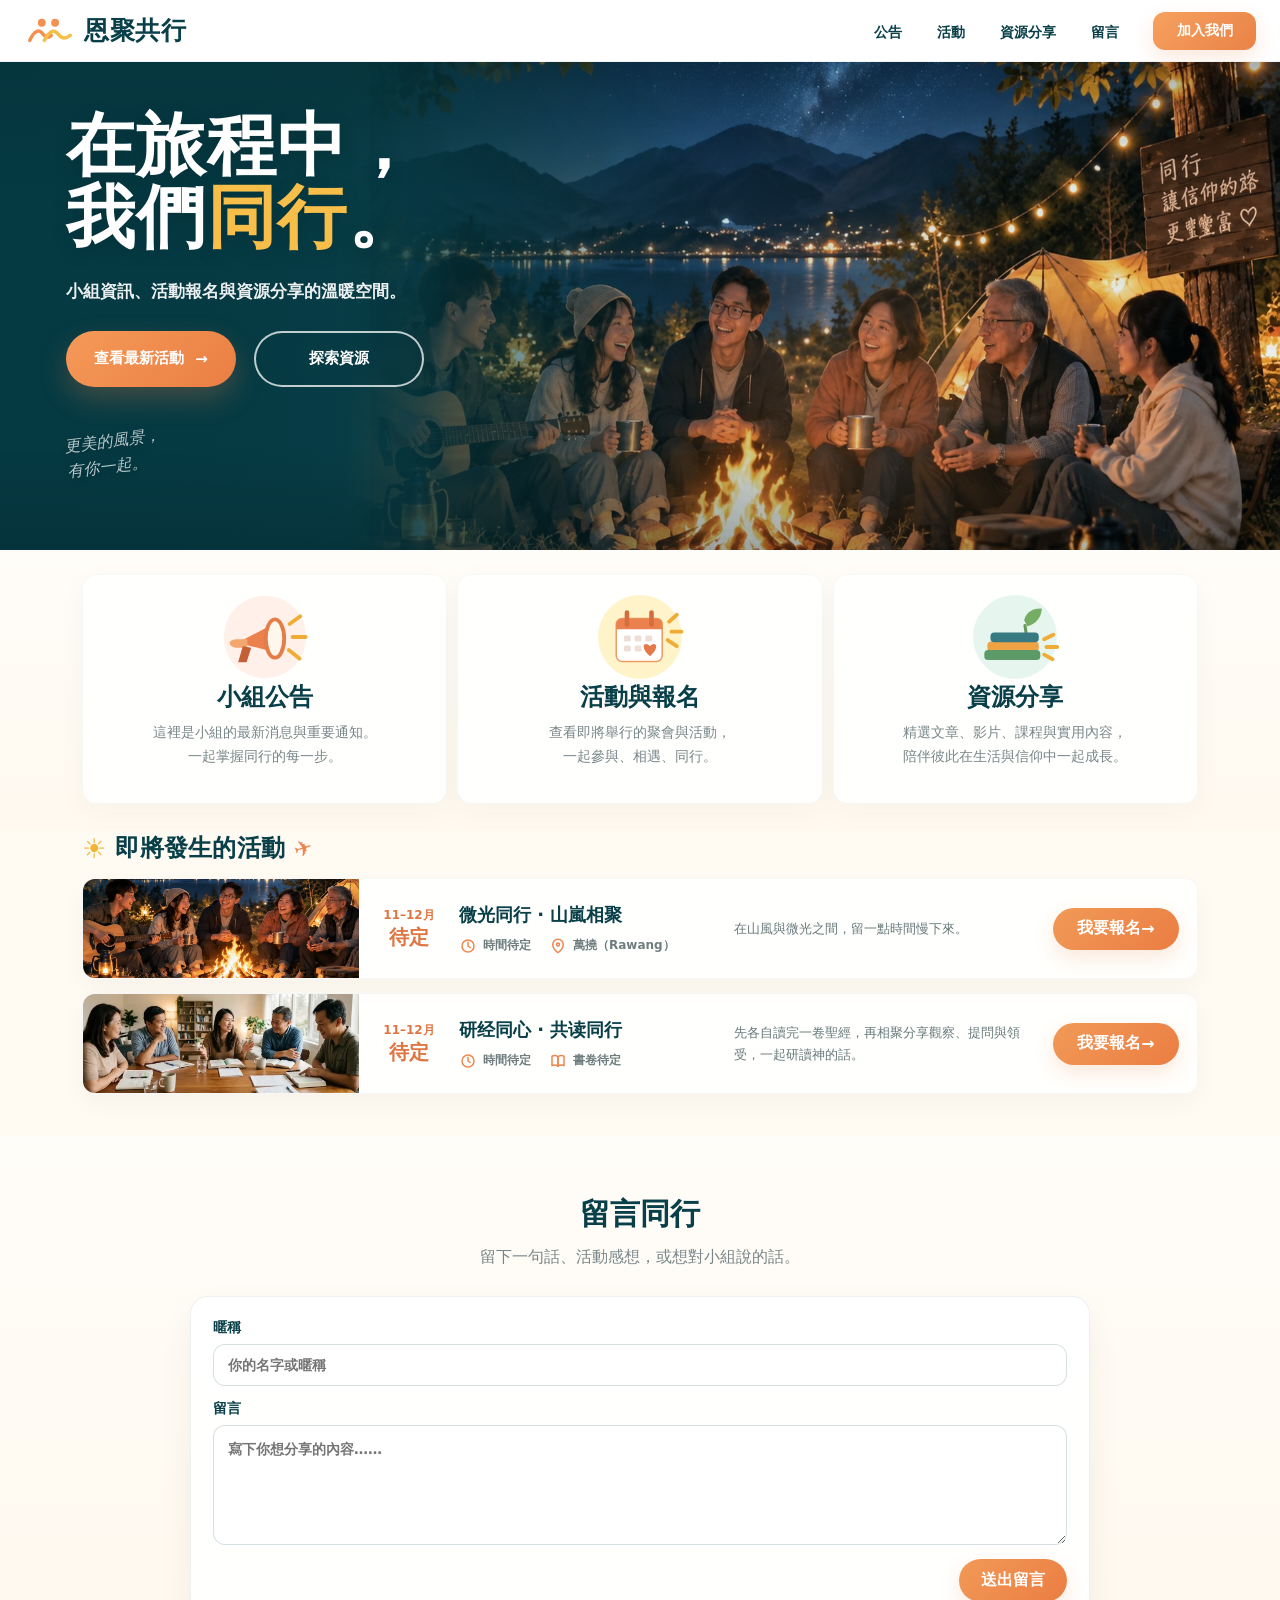
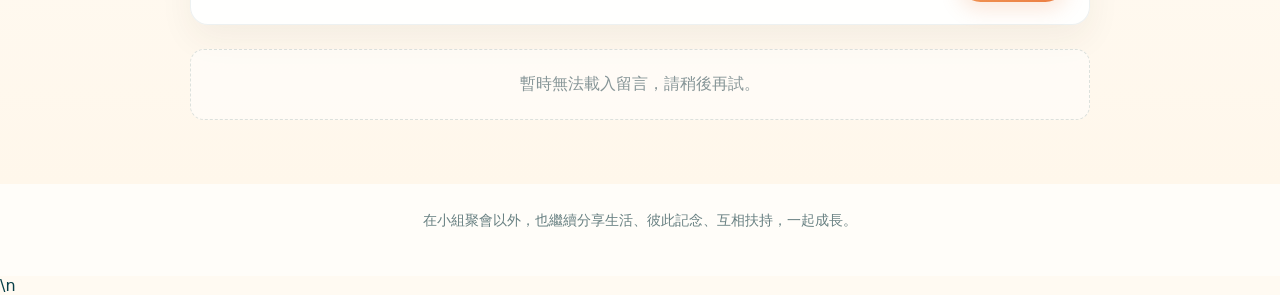
<file: index.html>
<!doctype html>
<html lang="zh-Hant">
<head>
  <meta charset="utf-8">
  <meta name="viewport" content="width=device-width, initial-scale=1">
  <meta name="theme-color" content="#fffaf2">
  <title>恩聚共行</title>
  <link rel="stylesheet" href="style.css">
  <link rel="stylesheet" href="comments.css">
</head>
<body>
  <header class="topbar">
    <div class="nav-shell">
      <a class="brand" href="#top" aria-label="恩聚共行 首頁">
        <svg class="brand-mark" viewBox="0 0 82 48" aria-hidden="true">
          <circle cx="28" cy="11" r="6.2"></circle>
          <circle cx="49" cy="11" r="6.2"></circle>
          <path d="M9 39C17 22 24 21 30 29C34 34 38 36 43 31"></path>
          <path d="M32 39C41 22 48 21 55 30C60 36 65 37 73 31"></path>
        </svg>
        <span>恩聚共行</span>
      </a>

      <nav class="main-nav" aria-label="主要導覽">
        <a href="#announcements">公告</a>
        <a href="#events">活動</a>
        <a href="#resources">資源分享</a>
        <a href="#comments">留言</a>
        <a class="join-btn" href="#connect">加入我們</a>
      </nav>

      <button class="menu-btn" type="button" aria-expanded="false" aria-label="開啟選單">
        <span></span><span></span><span></span>
      </button>
    </div>
  </header>

  <main id="top">
    <section class="hero" aria-labelledby="hero-title">
      <div class="hero-content">
        <h1 id="hero-title">在旅程中，<br>我們<span>同行</span>。</h1>
        <p>小組資訊、活動報名與資源分享的溫暖空間。</p>

        <div class="hero-actions">
          <a class="btn btn-primary" href="#events">查看最新活動 <span>→</span></a>
          <a class="btn btn-outline" href="#resources">探索資源</a>
        </div>

        <p class="hero-note">更美的風景，<br>有你一起。</p>
      </div>
    </section>

    <section class="feature-section" aria-label="主要功能">
      <div class="feature-grid">
        <article class="feature-card" id="announcements" tabindex="0">
          <div class="icon-stage icon-stage-peach" aria-hidden="true">
            <svg class="feature-icon megaphone" viewBox="0 0 120 90">
              <path class="icon-main" d="M31 49L69 29V64L31 54Z"></path>
              <path class="icon-light" d="M25 48H37V59H25C18 59 14 56 14 53C14 50 18 48 25 48Z"></path>
              <path class="icon-dark" d="M31 57L42 59L36 78H25Z"></path>
              <ellipse class="icon-ring" cx="73" cy="47" rx="12" ry="25"></ellipse>
              <path class="ray" d="M92 28L106 18M96 45H113M91 62L105 73"></path>
            </svg>
          </div>
          <h2>小組公告</h2>
          <p>這裡是小組的最新消息與重要通知。<br>一起掌握同行的每一步。</p>
        </article>

        <article class="feature-card" id="events" tabindex="0">
          <div class="icon-stage icon-stage-yellow" aria-hidden="true">
            <svg class="feature-icon calendar" viewBox="0 0 120 90">
              <rect class="icon-paper" x="29" y="21" width="60" height="56" rx="8"></rect>
              <path class="icon-main" d="M29 35H89V27C89 23 86 21 82 21H36C32 21 29 24 29 28Z"></path>
              <path class="ring" d="M43 13V29M75 13V29"></path>
              <g class="calendar-grid">
                <rect x="39" y="43" width="9" height="8" rx="2"></rect>
                <rect x="53" y="43" width="9" height="8" rx="2"></rect>
                <rect x="67" y="43" width="9" height="8" rx="2"></rect>
                <rect x="39" y="56" width="9" height="8" rx="2"></rect>
                <rect x="53" y="56" width="9" height="8" rx="2"></rect>
              </g>
              <path class="heart" d="M73 57C67 50 58 57 73 70C88 57 79 50 73 57Z"></path>
              <path class="ray" d="M98 25L108 16M101 38H114M96 49L108 57"></path>
            </svg>
          </div>
          <h2>活動與報名</h2>
          <p>查看即將舉行的聚會與活動，<br>一起參與、相遇、同行。</p>
        </article>

        <article class="feature-card" id="resources" tabindex="0">
          <div class="icon-stage icon-stage-mint" aria-hidden="true">
            <svg class="feature-icon books" viewBox="0 0 120 90">
              <path class="leaf" d="M72 23C75 10 88 7 95 8C94 19 88 28 76 31Z"></path>
              <path class="stem" d="M73 30C74 37 75 41 75 47"></path>
              <rect class="book book-one" x="24" y="51" width="67" height="13" rx="5"></rect>
              <rect class="book book-two" x="20" y="62" width="73" height="13" rx="5"></rect>
              <rect class="book book-three" x="28" y="39" width="63" height="13" rx="5"></rect>
              <path class="ray" d="M98 48L110 42M101 58H115M98 68L109 74"></path>
            </svg>
          </div>
          <h2>資源分享</h2>
          <p>精選文章、影片、課程與實用內容，<br>陪伴彼此在生活與信仰中一起成長。</p>
        </article>
      </div>
    </section>

    <section class="upcoming" aria-labelledby="upcoming-title">
      <div class="section-title-row">
        <h2 id="upcoming-title">
          <span class="sun-icon" aria-hidden="true">☀</span>
          即將發生的活動
          <span class="paper-plane" aria-hidden="true">✈</span>
        </h2>
      </div>

      <article class="event-card">
        <div class="event-image" role="img" aria-label="活動示意圖"></div>

        <div class="event-date">
          <span>11–12月</span>
          <strong>待定</strong>
        </div>

        <div class="event-main">
          <h3>微光同行 · 山嵐相聚</h3>
          <div class="event-meta">
            <span>
              <svg viewBox="0 0 24 24" aria-hidden="true"><circle cx="12" cy="12" r="8"></circle><path d="M12 7V12L15 14"></path></svg>
              時間待定
            </span>
            <span>
              <svg viewBox="0 0 24 24" aria-hidden="true"><path d="M12 21S5 15.8 5 10A7 7 0 0 1 19 10C19 15.8 12 21 12 21Z"></path><circle cx="12" cy="10" r="2"></circle></svg>
              萬撓（Rawang）
            </span>
          </div>
        </div>

        <p class="event-copy">在山風與微光之間，留一點時間慢下來。</p>

        <a class="register-btn" href="pages/chapter1.html">我要報名 <span>→</span></a>
      </article>

      <article class="event-card">
        <div class="event-image bible-study-image" role="img" aria-label="研经同心圣经研读活动示意图"></div>

        <div class="event-date">
          <span>11–12月</span>
          <strong>待定</strong>
        </div>

        <div class="event-main">
          <h3>研经同心 · 共读同行</h3>
          <div class="event-meta">
            <span>
              <svg viewBox="0 0 24 24" aria-hidden="true"><circle cx="12" cy="12" r="8"></circle><path d="M12 7V12L15 14"></path></svg>
              時間待定
            </span>
            <span>
              <svg viewBox="0 0 24 24" aria-hidden="true"><path d="M4 5.5C7 4 9.7 4.4 12 6.3V19C9.7 17.1 7 16.7 4 18.2Z"></path><path d="M20 5.5C17 4 14.3 4.4 12 6.3V19C14.3 17.1 17 16.7 20 18.2Z"></path></svg>
              書卷待定
            </span>
          </div>
        </div>

        <p class="event-copy">先各自讀完一卷聖經，再相聚分享觀察、提問與領受，一起研讀神的話。</p>

        <a class="register-btn" href="pages/bible-study.html">我要報名 <span>→</span></a>
      </article>
    </section>

    <section class="comments-section" id="comments" aria-labelledby="comments-title">
      <div class="comments-shell">
        <div class="comments-heading">
          <h2 id="comments-title">留言同行</h2>
          <p>留下一句話、活動感想，或想對小組說的話。</p>
        </div>

        <form class="comments-form" id="comments-form">
          <label>
            暱稱
            <input type="text" name="name" maxlength="20" autocomplete="nickname" placeholder="你的名字或暱稱" required>
          </label>

          <label>
            留言
            <textarea name="message" maxlength="300" placeholder="寫下你想分享的內容……" required></textarea>
          </label>

          <div class="comments-form-footer">
            <p class="comments-status" id="comments-status" aria-live="polite"></p>
            <button class="comments-submit" id="comments-submit" type="submit">送出留言</button>
          </div>
        </form>

        <div class="comments-list" id="comments-list" aria-live="polite">
          <p class="comments-empty">正在載入留言……</p>
        </div>
      </div>
    </section>

    <section class="connect" id="connect" aria-label="連結">
      <p>在小組聚會以外，也繼續分享生活、彼此記念、互相扶持，一起成長。</p>
    </section>
  </main>

  <script src="app.js"></script>
  <script src="comments.js"></script>
  <!-- pages-refresh-20261101 -->
  <!-- pages-refresh-bible-banner-20261101 -->
  <script src="bible-study-banner.js?v=hd-20261101"></script>\n</body>
</html>
</file>
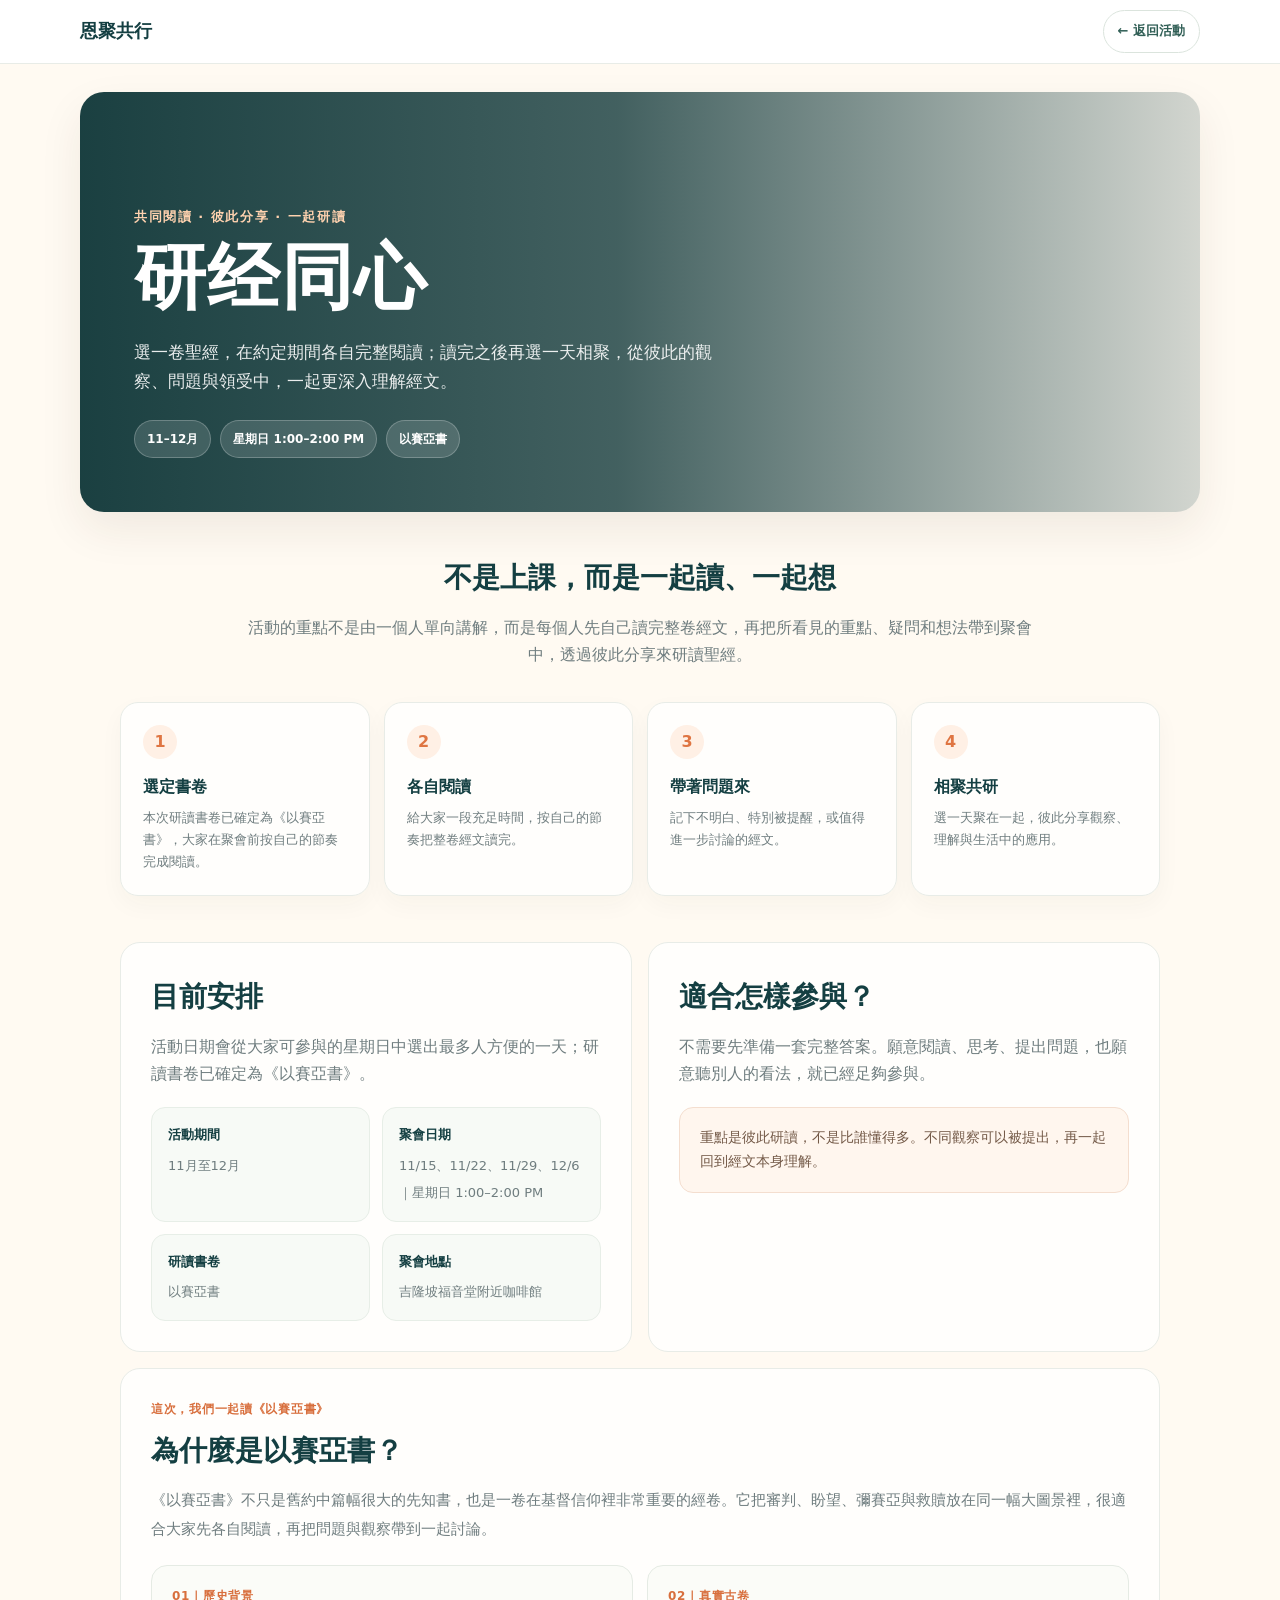
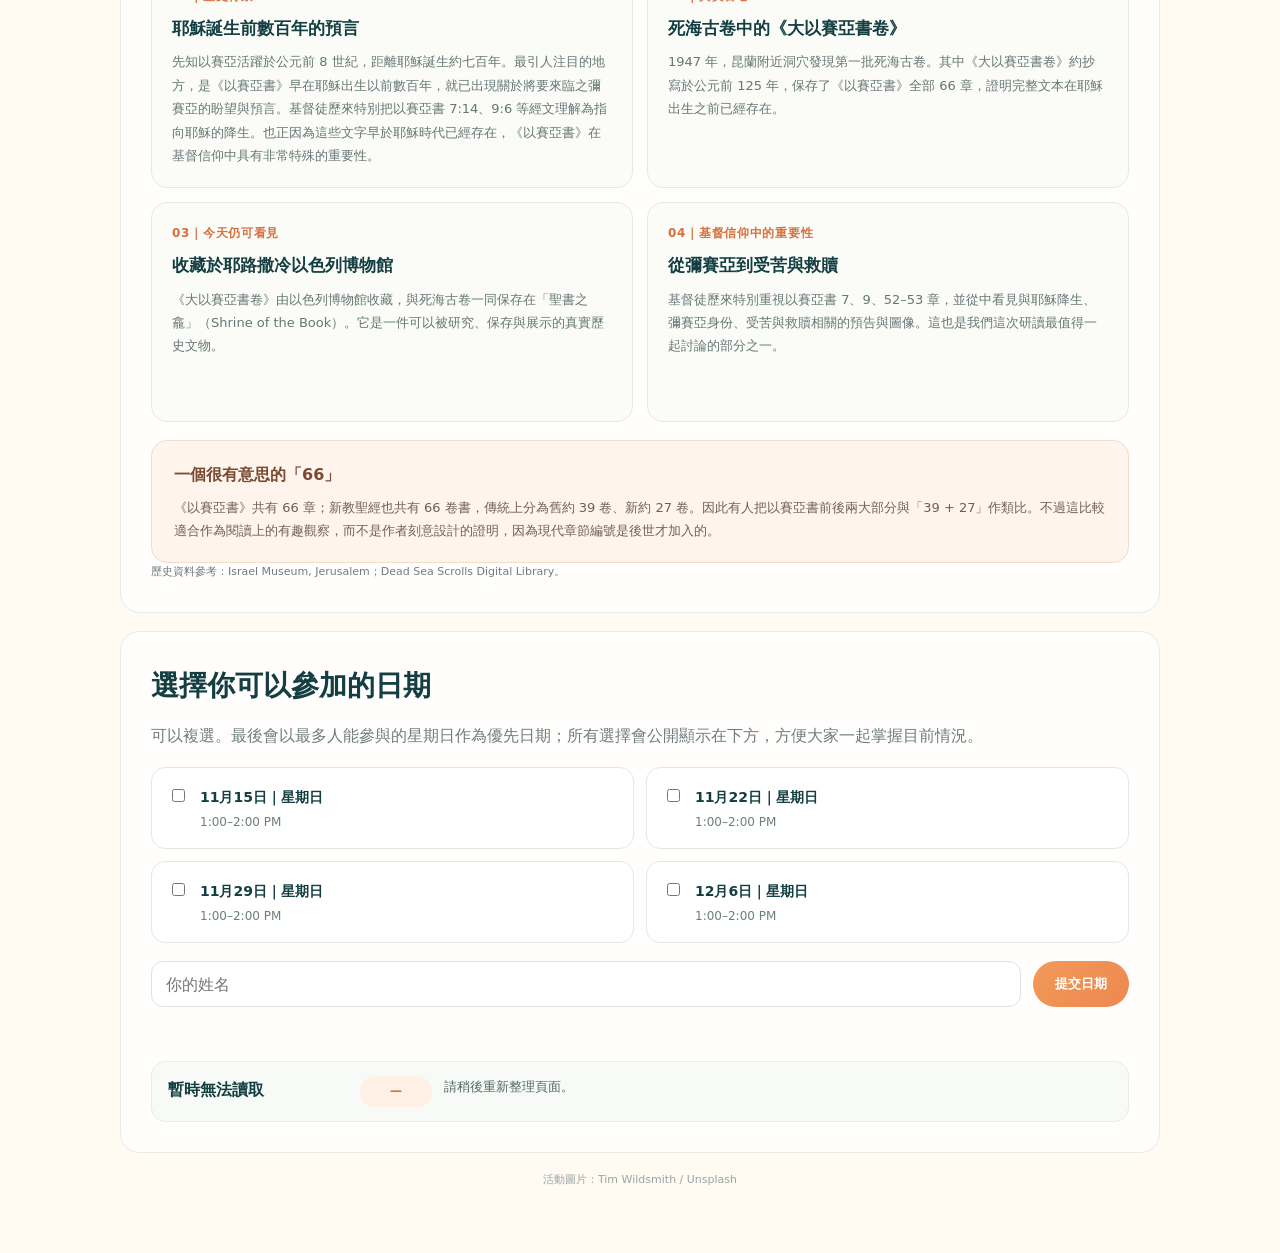
<file: pages/bible-study.html>
<!doctype html>
<html lang="zh-Hant">
<head>
  <meta charset="utf-8">
  <meta name="viewport" content="width=device-width, initial-scale=1">
  <meta name="theme-color" content="#fffaf2">
  <title>研经同心｜恩聚共行</title>
  <style>
    :root{
      --cream:#fffaf2;--paper:#fffdf9;--green:#143f42;--green-2:#315f56;
      --muted:#6f7d7f;--line:#e8ece7;--orange:#ee874f;--orange-2:#f19a58;
    }
    *{box-sizing:border-box}
    body{margin:0;background:var(--cream);color:#223d3d;font-family:"Noto Sans TC","PingFang TC","Microsoft JhengHei",system-ui,sans-serif;line-height:1.7}
    a{text-decoration:none;color:inherit}
    .topbar{height:64px;background:rgba(255,255,255,.95);border-bottom:1px solid var(--line);display:flex;align-items:center;position:sticky;top:0;z-index:20}
    .nav{width:min(1120px,calc(100% - 32px));margin:auto;display:flex;align-items:center;justify-content:space-between;gap:18px}
    .brand{font-weight:900;color:var(--green);font-size:18px}
    .back{font-size:13px;font-weight:800;color:var(--green-2);padding:9px 14px;border:1px solid #dbe4dd;border-radius:999px;background:#fff}
    .hero{width:min(1120px,calc(100% - 32px));margin:28px auto 0;min-height:420px;border-radius:24px;overflow:hidden;position:relative;display:flex;align-items:flex-end;
      background:
        linear-gradient(90deg,rgba(7,48,50,.92) 0%,rgba(7,48,50,.76) 48%,rgba(7,48,50,.18) 100%),
        url("https://images.unsplash.com/photo-1674953477965-9fba0d354246?auto=format&fit=crop&w=1600&q=84") center 54%/cover no-repeat;
      box-shadow:0 18px 44px rgba(64,43,23,.08)}
    .hero-copy{padding:54px;max-width:690px;color:#fff}
    .eyebrow{margin:0 0 12px;font-size:13px;font-weight:900;letter-spacing:.12em;color:#ffd2af}
    h1{margin:0;font-size:clamp(42px,6vw,72px);line-height:1.05;letter-spacing:.02em}
    .lead{margin:22px 0 0;max-width:650px;font-size:17px;color:rgba(255,255,255,.9)}
    .chips{display:flex;gap:9px;flex-wrap:wrap;margin-top:24px}
    .chip{padding:8px 12px;border-radius:999px;background:rgba(255,255,255,.14);border:1px solid rgba(255,255,255,.23);font-size:12px;font-weight:800}
    .shell{width:min(1040px,calc(100% - 32px));margin:42px auto 64px}
    .intro{text-align:center;max-width:800px;margin:0 auto 34px}
    .intro h2,.section h2{margin:0 0 12px;color:var(--green);font-size:28px}
    .intro p,.section p{margin:0;color:var(--muted)}
    .steps{display:grid;grid-template-columns:repeat(4,1fr);gap:14px;margin:28px 0 46px}
    .step{background:rgba(255,255,255,.82);border:1px solid var(--line);border-radius:18px;padding:22px;box-shadow:0 9px 24px rgba(54,43,27,.035)}
    .step-num{width:34px;height:34px;border-radius:50%;display:grid;place-items:center;background:#fff0e5;color:#df7542;font-weight:900;margin-bottom:14px}
    .step h3{margin:0 0 7px;color:var(--green);font-size:16px}
    .step p{margin:0;color:var(--muted);font-size:13px}
    .section{background:rgba(255,255,255,.78);border:1px solid var(--line);border-radius:20px;padding:30px;margin-bottom:16px}
    .two-col{display:grid;grid-template-columns:1fr 1fr;gap:16px}
    .facts{display:grid;grid-template-columns:repeat(2,1fr);gap:12px;margin-top:20px}
    .fact{padding:16px;border-radius:14px;background:#f7faf6;border:1px solid #e7eee7}
    .fact strong{display:block;color:var(--green);font-size:13px;margin-bottom:4px}
    .fact span{color:var(--muted);font-size:13px}
    .note{margin-top:20px;padding:18px 20px;border-radius:14px;background:#fff6ee;border:1px solid #f4decf;color:#735947;font-size:14px}
    .cta{margin-top:28px;padding:32px;border-radius:22px;background:var(--green);color:#fff;text-align:center}
    .cta h2{margin:0 0 10px;font-size:28px}
    .cta p{margin:0 auto 20px;max-width:700px;color:rgba(255,255,255,.8)}
    .cta-btn{display:inline-flex;align-items:center;justify-content:center;min-width:150px;height:46px;border-radius:999px;background:linear-gradient(135deg,var(--orange-2),var(--orange));color:#fff;font-weight:900;box-shadow:0 8px 20px rgba(235,125,66,.22)}
    .credit{text-align:center;margin-top:18px;font-size:11px;color:#9aa5a3}
    @media(max-width:800px){
      .hero{min-height:500px;background-position:62% center}.hero-copy{padding:34px 26px}
      .steps{grid-template-columns:1fr 1fr}.two-col{grid-template-columns:1fr}
    }
    @media(max-width:520px){
      .steps,.facts{grid-template-columns:1fr}.hero{min-height:520px}.hero-copy{padding:30px 22px}
      .section{padding:22px}.shell{margin-top:28px}
    }

    .availability{margin-top:16px}
    .availability-grid{display:grid;grid-template-columns:repeat(2,1fr);gap:12px;margin-top:18px}
    .date-option{display:flex;align-items:flex-start;gap:12px;padding:16px;border:1px solid #e2e9e4;border-radius:14px;background:#fff;cursor:pointer}
    .date-option input{margin-top:5px;accent-color:var(--orange)}
    .date-option strong{display:block;color:var(--green);font-size:14px}
    .date-option span{display:block;color:var(--muted);font-size:12px;margin-top:2px}
    .form-row{display:grid;grid-template-columns:1fr auto;gap:12px;margin-top:18px}
    .form-row input{width:100%;height:46px;border:1px solid #dbe4dd;border-radius:12px;padding:0 14px;font:inherit;background:#fff;color:var(--green)}
    .submit-btn{height:46px;border:0;border-radius:999px;padding:0 22px;background:linear-gradient(135deg,var(--orange-2),var(--orange));color:#fff;font-weight:900;cursor:pointer}
    .form-status{min-height:22px;margin-top:10px;font-size:13px;color:var(--muted)}
    .results{margin-top:22px;display:grid;gap:10px}
    .result-row{display:grid;grid-template-columns:180px 72px 1fr;gap:12px;align-items:start;padding:14px 16px;border-radius:14px;background:#f7faf6;border:1px solid #e7eee7}
    .result-date{font-weight:900;color:var(--green)}
    .result-count{font-size:12px;font-weight:900;color:#d56d3f;background:#fff0e5;border-radius:999px;padding:5px 9px;text-align:center}
    .result-names{font-size:13px;color:#526868}
    @media(max-width:700px){
      .availability-grid{grid-template-columns:1fr}
      .form-row{grid-template-columns:1fr}
      .result-row{grid-template-columns:1fr}
      .result-count{width:max-content}
    }


    .isaiah-intro{margin-bottom:18px}
    .isaiah-lead{font-size:15px;line-height:1.9;color:#536767;margin-top:8px}
    .isaiah-grid{display:grid;grid-template-columns:repeat(2,1fr);gap:14px;margin-top:22px}
    .isaiah-card{
      position:relative;
      overflow:hidden;
      padding:20px;
      border-radius:16px;
      border:1px solid #e5ebe4;
      min-height:220px;
      background-color:#fbfcf8;
      background-size:cover;
      background-position:center;
      background-repeat:no-repeat;
    }
    .isaiah-card.card-history{
      background-image:
        linear-gradient(90deg,rgba(251,252,248,.76) 0%,rgba(251,252,248,.58) 58%,rgba(251,252,248,.36) 100%),
        url("https://commons.wikimedia.org/wiki/Special:Redirect/file/120.The_Prophet_Isaiah.jpg?width=1200");
    }
    .isaiah-card.card-scroll{
      background-image:
        linear-gradient(90deg,rgba(251,252,248,.78) 0%,rgba(251,252,248,.60) 58%,rgba(251,252,248,.38) 100%),
        url("https://commons.wikimedia.org/wiki/Special:Redirect/file/Great_Isaiah_Scroll.jpg?width=1400");
    }
    .isaiah-card.card-museum{
      background-image:
        linear-gradient(90deg,rgba(251,252,248,.76) 0%,rgba(251,252,248,.58) 58%,rgba(251,252,248,.36) 100%),
        url("https://commons.wikimedia.org/wiki/Special:Redirect/file/Shrine_of_the_Book%2C_Jerusalem.jpg?width=1200");
    }
    .isaiah-card.card-redemption{
      background-image:
        linear-gradient(90deg,rgba(251,252,248,.76) 0%,rgba(251,252,248,.56) 58%,rgba(251,252,248,.34) 100%),
        url("https://commons.wikimedia.org/wiki/Special:Redirect/file/Cross_in_sunset.jpg?width=1200");
    }
    .isaiah-kicker{display:block;margin-bottom:7px;font-size:12px;font-weight:900;letter-spacing:.06em;color:#d86f3d}
    .isaiah-card h3{margin:0 0 8px;color:var(--green);font-size:17px}
    .isaiah-card p{margin:0;color:#657676;font-size:13px;line-height:1.8}
    .isaiah-highlight{margin-top:18px;padding:20px 22px;border-radius:16px;background:#fff5ec;border:1px solid #f2dccb}
    .isaiah-highlight strong{display:block;color:#7a4b32;margin-bottom:7px}
    .isaiah-highlight p{margin:0;color:#725f54;font-size:13px;line-height:1.8}
    .isaiah-source{margin-top:14px;font-size:11px;color:#98a29f}
    @media(max-width:700px){.isaiah-grid{grid-template-columns:1fr}}

  </style>
</head>
<body>
  <header class="topbar">
    <div class="nav">
      <a class="brand" href="../index.html">恩聚共行</a>
      <a class="back" href="../index.html#events">← 返回活動</a>
    </div>
  </header>

  <main>
    <section class="hero">
      <div class="hero-copy">
        <p class="eyebrow">共同閱讀 · 彼此分享 · 一起研讀</p>
        <h1>研经同心</h1>
        <p class="lead">選一卷聖經，在約定期間各自完整閱讀；讀完之後再選一天相聚，從彼此的觀察、問題與領受中，一起更深入理解經文。</p>
        <div class="chips">
          <span class="chip">11–12月</span>
          <span class="chip">星期日 1:00–2:00 PM</span>
          <span class="chip">以賽亞書</span>
        </div>
      </div>
    </section>

    <div class="shell">
      <section class="intro">
        <h2>不是上課，而是一起讀、一起想</h2>
        <p>活動的重點不是由一個人單向講解，而是每個人先自己讀完整卷經文，再把所看見的重點、疑問和想法帶到聚會中，透過彼此分享來研讀聖經。</p>
      </section>

      <section class="steps" aria-label="活動流程">
        <article class="step">
          <div class="step-num">1</div>
          <h3>選定書卷</h3>
          <p>本次研讀書卷已確定為《以賽亞書》，大家在聚會前按自己的節奏完成閱讀。</p>
        </article>
        <article class="step">
          <div class="step-num">2</div>
          <h3>各自閱讀</h3>
          <p>給大家一段充足時間，按自己的節奏把整卷經文讀完。</p>
        </article>
        <article class="step">
          <div class="step-num">3</div>
          <h3>帶著問題來</h3>
          <p>記下不明白、特別被提醒，或值得進一步討論的經文。</p>
        </article>
        <article class="step">
          <div class="step-num">4</div>
          <h3>相聚共研</h3>
          <p>選一天聚在一起，彼此分享觀察、理解與生活中的應用。</p>
        </article>
      </section>

      <div class="two-col">
        <section class="section">
          <h2>目前安排</h2>
          <p>活動日期會從大家可參與的星期日中選出最多人方便的一天；研讀書卷已確定為《以賽亞書》。</p>
          <div class="facts">
            <div class="fact"><strong>活動期間</strong><span>11月至12月</span></div>
            <div class="fact"><strong>聚會日期</strong><span>11/15、11/22、11/29、12/6｜星期日 1:00–2:00 PM</span></div>
            <div class="fact"><strong>研讀書卷</strong><span>以賽亞書</span></div>
            <div class="fact"><strong>聚會地點</strong><span>吉隆坡福音堂附近咖啡館</span></div>
          </div>
        </section>

        <section class="section">
          <h2>適合怎樣參與？</h2>
          <p>不需要先準備一套完整答案。願意閱讀、思考、提出問題，也願意聽別人的看法，就已經足夠參與。</p>
          <div class="note">重點是彼此研讀，不是比誰懂得多。不同觀察可以被提出，再一起回到經文本身理解。</div>
        </section>
      </div>

      <section class="section isaiah-intro" aria-labelledby="isaiah-title">
        <span class="isaiah-kicker">這次，我們一起讀《以賽亞書》</span>
        <h2 id="isaiah-title">為什麼是以賽亞書？</h2>
        <p class="isaiah-lead">《以賽亞書》不只是舊約中篇幅很大的先知書，也是一卷在基督信仰裡非常重要的經卷。它把審判、盼望、彌賽亞與救贖放在同一幅大圖景裡，很適合大家先各自閱讀，再把問題與觀察帶到一起討論。</p>

        <div class="isaiah-grid">
          <article class="isaiah-card card-history">
            <span class="isaiah-kicker">01｜歷史背景</span>
            <h3>耶穌誕生前數百年的預言</h3>
            <p>先知以賽亞活躍於公元前 8 世紀，距離耶穌誕生約七百年。最引人注目的地方，是《以賽亞書》早在耶穌出生以前數百年，就已出現關於將要來臨之彌賽亞的盼望與預言。基督徒歷來特別把以賽亞書 7:14、9:6 等經文理解為指向耶穌的降生。也正因為這些文字早於耶穌時代已經存在，《以賽亞書》在基督信仰中具有非常特殊的重要性。</p>
          </article>

          <article class="isaiah-card card-scroll">
            <span class="isaiah-kicker">02｜真實古卷</span>
            <h3>死海古卷中的《大以賽亞書卷》</h3>
            <p>1947 年，昆蘭附近洞穴發現第一批死海古卷。其中《大以賽亞書卷》約抄寫於公元前 125 年，保存了《以賽亞書》全部 66 章，證明完整文本在耶穌出生之前已經存在。</p>
          </article>

          <article class="isaiah-card card-museum">
            <span class="isaiah-kicker">03｜今天仍可看見</span>
            <h3>收藏於耶路撒冷以色列博物館</h3>
            <p>《大以賽亞書卷》由以色列博物館收藏，與死海古卷一同保存在「聖書之龕」（Shrine of the Book）。它是一件可以被研究、保存與展示的真實歷史文物。</p>
          </article>

          <article class="isaiah-card card-redemption">
            <span class="isaiah-kicker">04｜基督信仰中的重要性</span>
            <h3>從彌賽亞到受苦與救贖</h3>
            <p>基督徒歷來特別重視以賽亞書 7、9、52–53 章，並從中看見與耶穌降生、彌賽亞身份、受苦與救贖相關的預告與圖像。這也是我們這次研讀最值得一起討論的部分之一。</p>
          </article>
        </div>

        <div class="isaiah-highlight">
          <strong>一個很有意思的「66」</strong>
          <p>《以賽亞書》共有 66 章；新教聖經也共有 66 卷書，傳統上分為舊約 39 卷、新約 27 卷。因此有人把以賽亞書前後兩大部分與「39 + 27」作類比。不過這比較適合作為閱讀上的有趣觀察，而不是作者刻意設計的證明，因為現代章節編號是後世才加入的。</p>
        </div>

        <p class="isaiah-source">歷史資料參考：Israel Museum, Jerusalem；Dead Sea Scrolls Digital Library。</p>
      </section>

      <section class="section availability" id="interest">
        <h2>選擇你可以參加的日期</h2>
        <p>可以複選。最後會以最多人能參與的星期日作為優先日期；所有選擇會公開顯示在下方，方便大家一起掌握目前情況。</p>

        <form id="availabilityForm">
          <div class="availability-grid">
            <label class="date-option">
              <input type="checkbox" name="dates" value="2026-11-15">
              <span><strong>11月15日｜星期日</strong><span>1:00–2:00 PM</span></span>
            </label>
            <label class="date-option">
              <input type="checkbox" name="dates" value="2026-11-22">
              <span><strong>11月22日｜星期日</strong><span>1:00–2:00 PM</span></span>
            </label>
            <label class="date-option">
              <input type="checkbox" name="dates" value="2026-11-29">
              <span><strong>11月29日｜星期日</strong><span>1:00–2:00 PM</span></span>
            </label>
            <label class="date-option">
              <input type="checkbox" name="dates" value="2026-12-06">
              <span><strong>12月6日｜星期日</strong><span>1:00–2:00 PM</span></span>
            </label>
          </div>

          <div class="form-row">
            <input id="participantName" name="name" maxlength="80" required placeholder="你的姓名">
            <button class="submit-btn" type="submit">提交日期</button>
          </div>
          <div class="form-status" id="formStatus" aria-live="polite"></div>
        </form>

        <div class="results" id="availabilityResults" aria-live="polite">
          <div class="result-row">
            <div class="result-date">正在載入</div>
            <div class="result-count">—</div>
            <div class="result-names">讀取大家目前的選擇中…</div>
          </div>
        </div>
      </section>

      <p class="credit">活動圖片：Tim Wildsmith / Unsplash</p>
    </div>
  </main>

  <script>
    (() => {
      const API = 'https://acts-waterfall-test-api-production.up.railway.app';
      const dates = [
        ['2026-11-15', '11月15日｜星期日'],
        ['2026-11-22', '11月22日｜星期日'],
        ['2026-11-29', '11月29日｜星期日'],
        ['2026-12-06', '12月6日｜星期日']
      ];
      const form = document.getElementById('availabilityForm');
      const status = document.getElementById('formStatus');
      const results = document.getElementById('availabilityResults');

      function render(selections) {
        const grouped = Object.fromEntries(dates.map(([key]) => [key, []]));
        for (const item of selections || []) {
          for (const date of item.dates || []) {
            if (grouped[date]) grouped[date].push(item.name);
          }
        }

        results.innerHTML = dates.map(([key, label]) => {
          const names = grouped[key];
          const nameText = names.length ? names.map(name => escapeHtml(name)).join('、') : '目前還沒有人選這一天';
          return `
            <div class="result-row">
              <div class="result-date">${label}<br><span style="font-weight:600;color:#7b8888;font-size:12px">1:00–2:00 PM</span></div>
              <div class="result-count">${names.length} 人</div>
              <div class="result-names">${nameText}</div>
            </div>
          `;
        }).join('');
      }

      function escapeHtml(value) {
        return String(value).replace(/[&<>"']/g, ch => ({
          '&': '&amp;', '<': '&lt;', '>': '&gt;', '"': '&quot;', "'": '&#039;'
        }[ch]));
      }

      async function loadResults() {
        try {
          const response = await fetch(API + '/api/bible-study/availability', { cache: 'no-store' });
          if (!response.ok) throw new Error('load failed');
          const data = await response.json();
          render(data.selections || []);
        } catch {
          results.innerHTML = '<div class="result-row"><div class="result-date">暫時無法讀取</div><div class="result-count">—</div><div class="result-names">請稍後重新整理頁面。</div></div>';
        }
      }

      form.addEventListener('submit', async (event) => {
        event.preventDefault();
        const name = document.getElementById('participantName').value.trim();
        const selected = [...form.querySelectorAll('input[name="dates"]:checked')].map(el => el.value);

        if (!name) {
          status.textContent = '請先填寫姓名。';
          return;
        }
        if (!selected.length) {
          status.textContent = '請至少選擇一個可以參加的星期日。';
          return;
        }

        status.textContent = '正在提交…';
        try {
          const response = await fetch(API + '/api/bible-study/availability', {
            method: 'POST',
            headers: { 'Content-Type': 'application/json' },
            body: JSON.stringify({ name, dates: selected })
          });
          const data = await response.json();
          if (!response.ok) throw new Error(data.error || '提交失敗');
          status.textContent = '已記錄。你可以再次提交同一姓名來更新日期。';
          await loadResults();
        } catch (error) {
          status.textContent = error.message || '提交失敗，請稍後再試。';
        }
      });

      loadResults();
    })();
  </script>

</body>
</html>
</file>
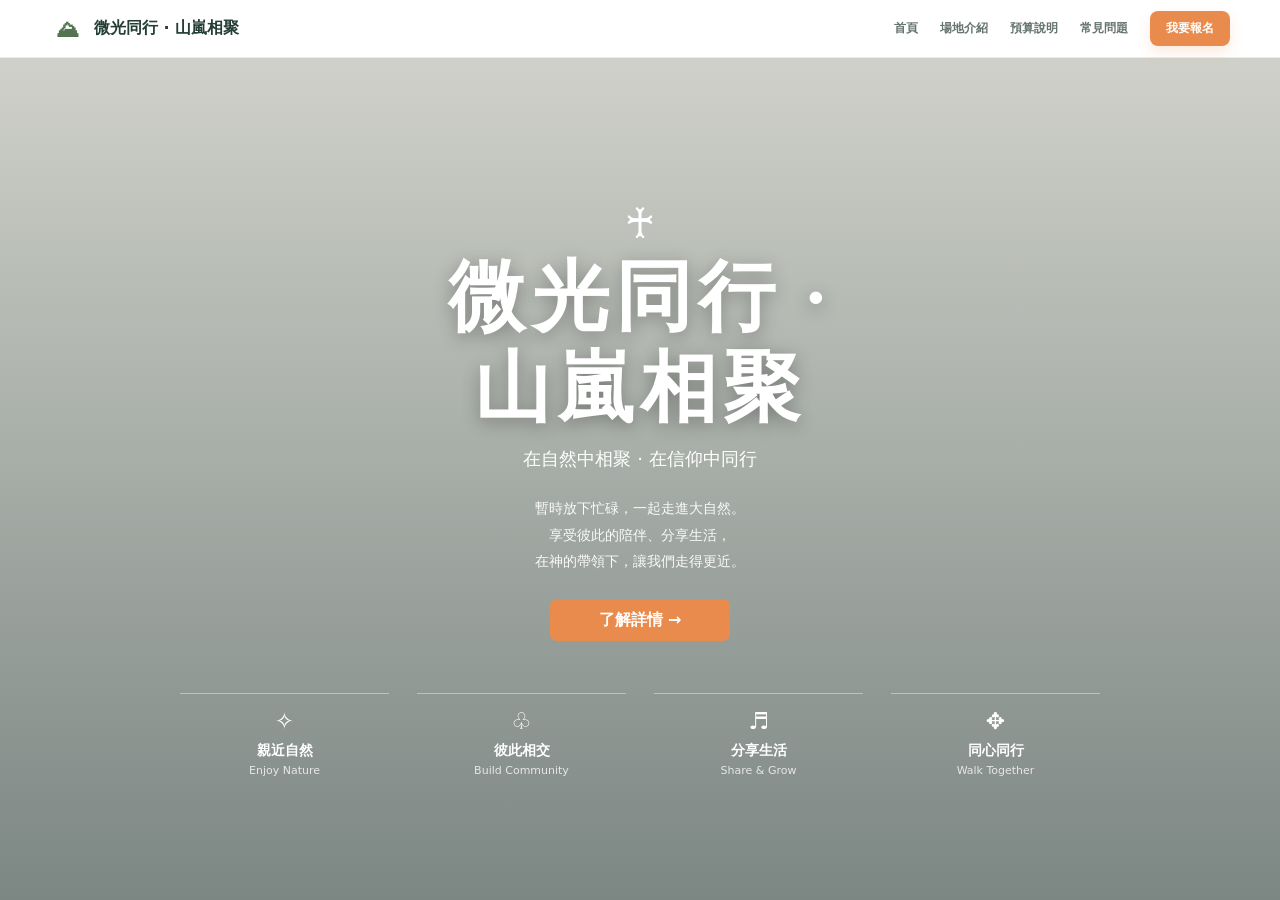
<file: pages/chapter1.html>
<!doctype html><html lang="zh-Hant"><head><meta charset="utf-8"><meta name="viewport" content="width=device-width,initial-scale=1"><title>活動概覽｜微光同行 · 山嵐相聚</title><link rel="stylesheet" href="../flow.css"></head><body><header class="event-nav"><div class="inner"><a class="event-brand" href="../index.html"><span class="mount">⛰</span><span>微光同行 · 山嵐相聚</span></a><nav class="event-menu"><a href="../index.html">首頁</a><a href="chapter2.html">場地介紹</a><a href="chapter3.html">預算說明</a><a href="chapter6.html">常見問題</a><a class="nav-register" href="chapter4.html">我要報名</a></nav></div></header><section class="intro-hero" style="--intro-bg:url('https://static.wixstatic.com/media/f45a79_2a886878c51a428da08c969be38046cd~mv2.jpg/v1/fill/w_1800,h_1100,q_90/f45a79_2a886878c51a428da08c969be38046cd~mv2.jpg')"><div class="intro-content"><div class="intro-mark">♰</div><h1>微光同行 ·<br>山嵐相聚</h1><p class="tagline">在自然中相聚 · 在信仰中同行</p><p class="lead">暫時放下忙碌，一起走進大自然。<br>享受彼此的陪伴、分享生活，<br>在神的帶領下，讓我們走得更近。</p><a class="btn" href="chapter2.html">了解詳情 →</a><div class="intro-values"><div class="intro-value"><div class="ico">✧</div><strong>親近自然</strong><span>Enjoy Nature</span></div><div class="intro-value"><div class="ico">♧</div><strong>彼此相交</strong><span>Build Community</span></div><div class="intro-value"><div class="ico">♬</div><strong>分享生活</strong><span>Share & Grow</span></div><div class="intro-value"><div class="ico">✥</div><strong>同心同行</strong><span>Walk Together</span></div></div></div></section><script src="../flow.js"></script></body></html>
</file>
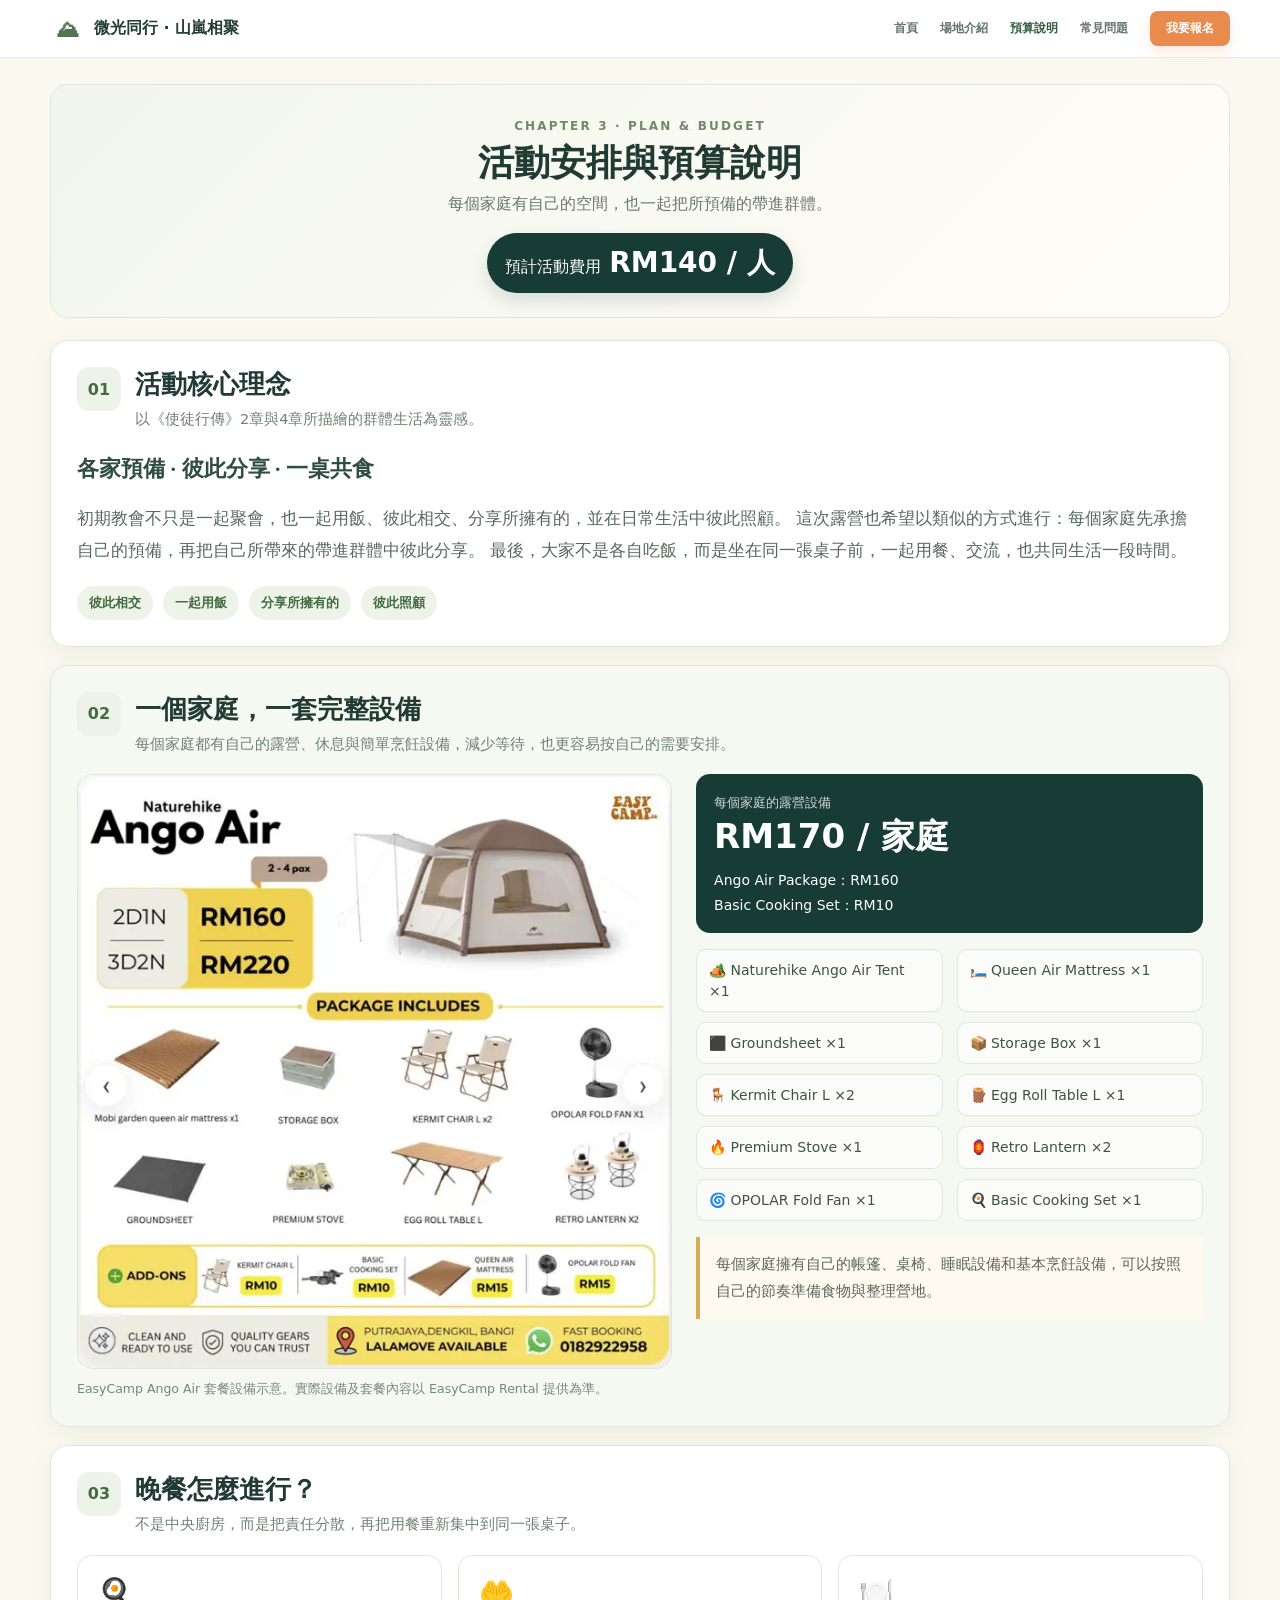
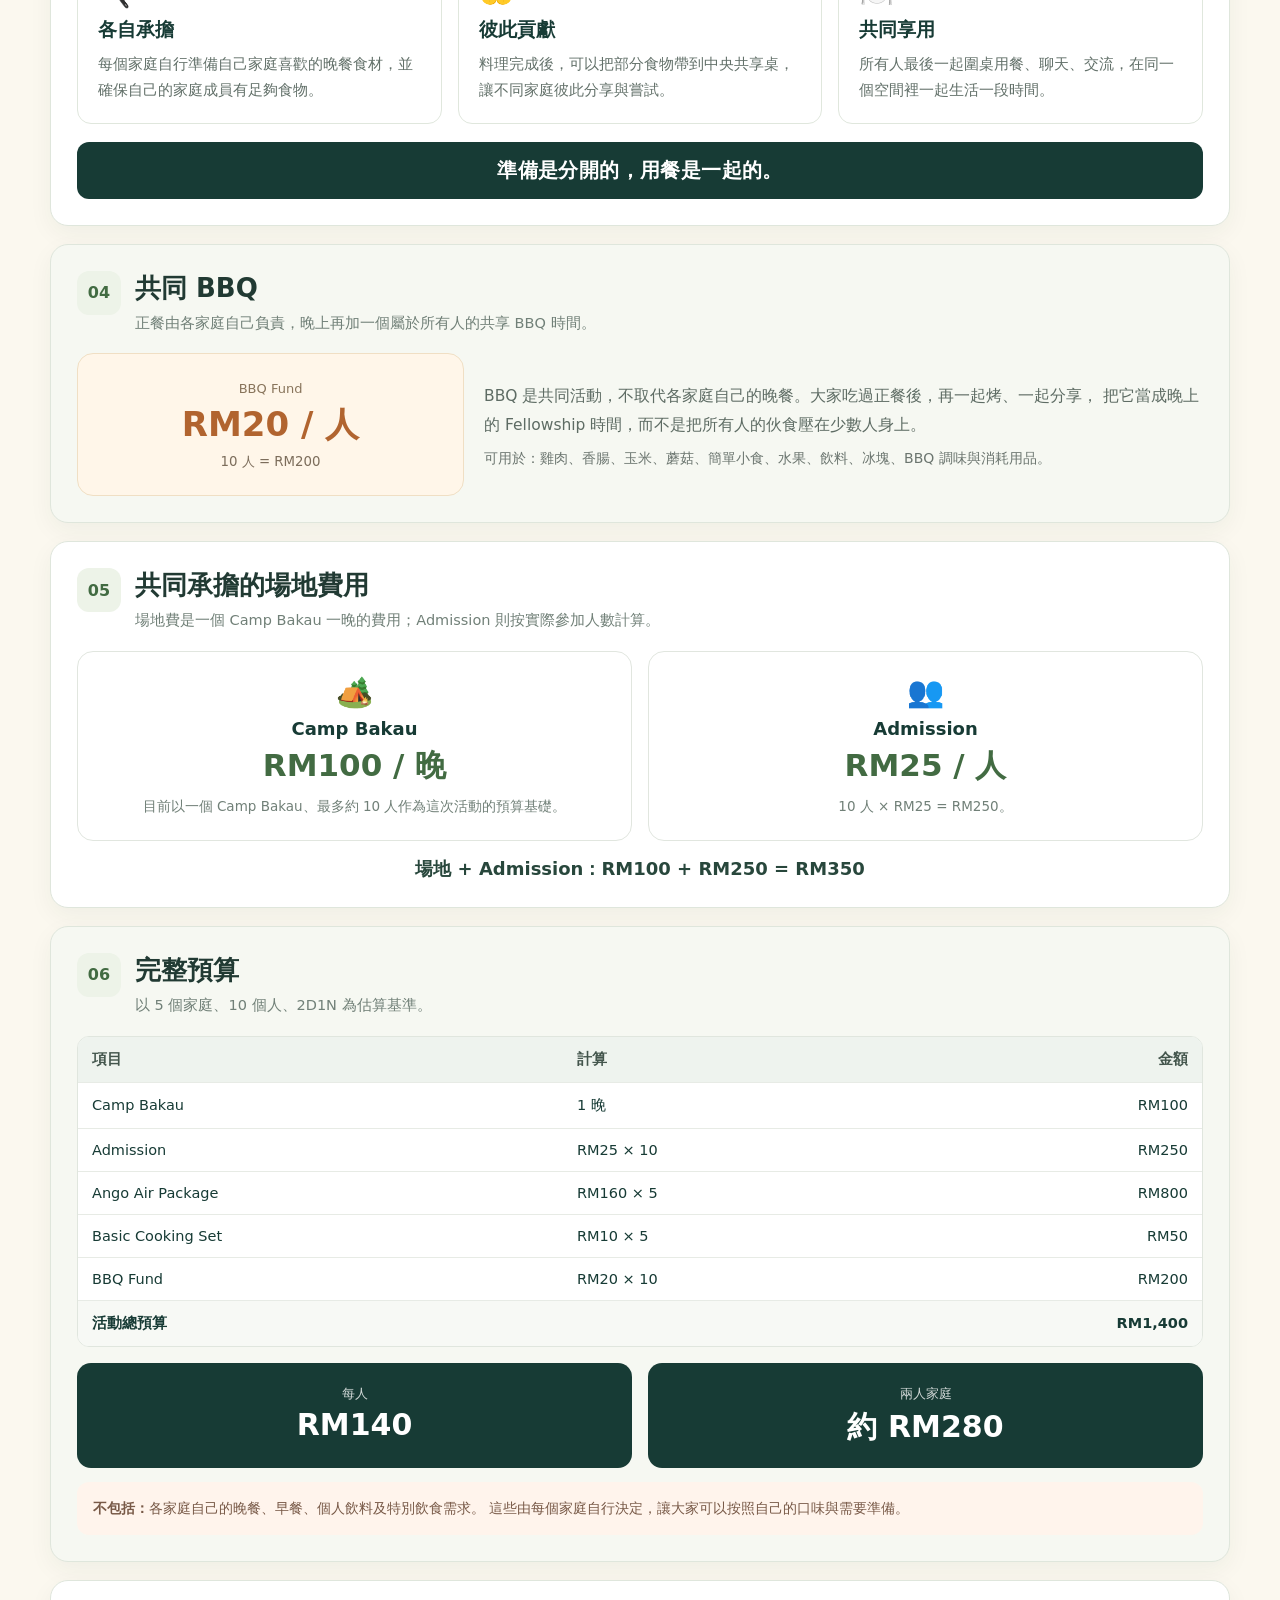
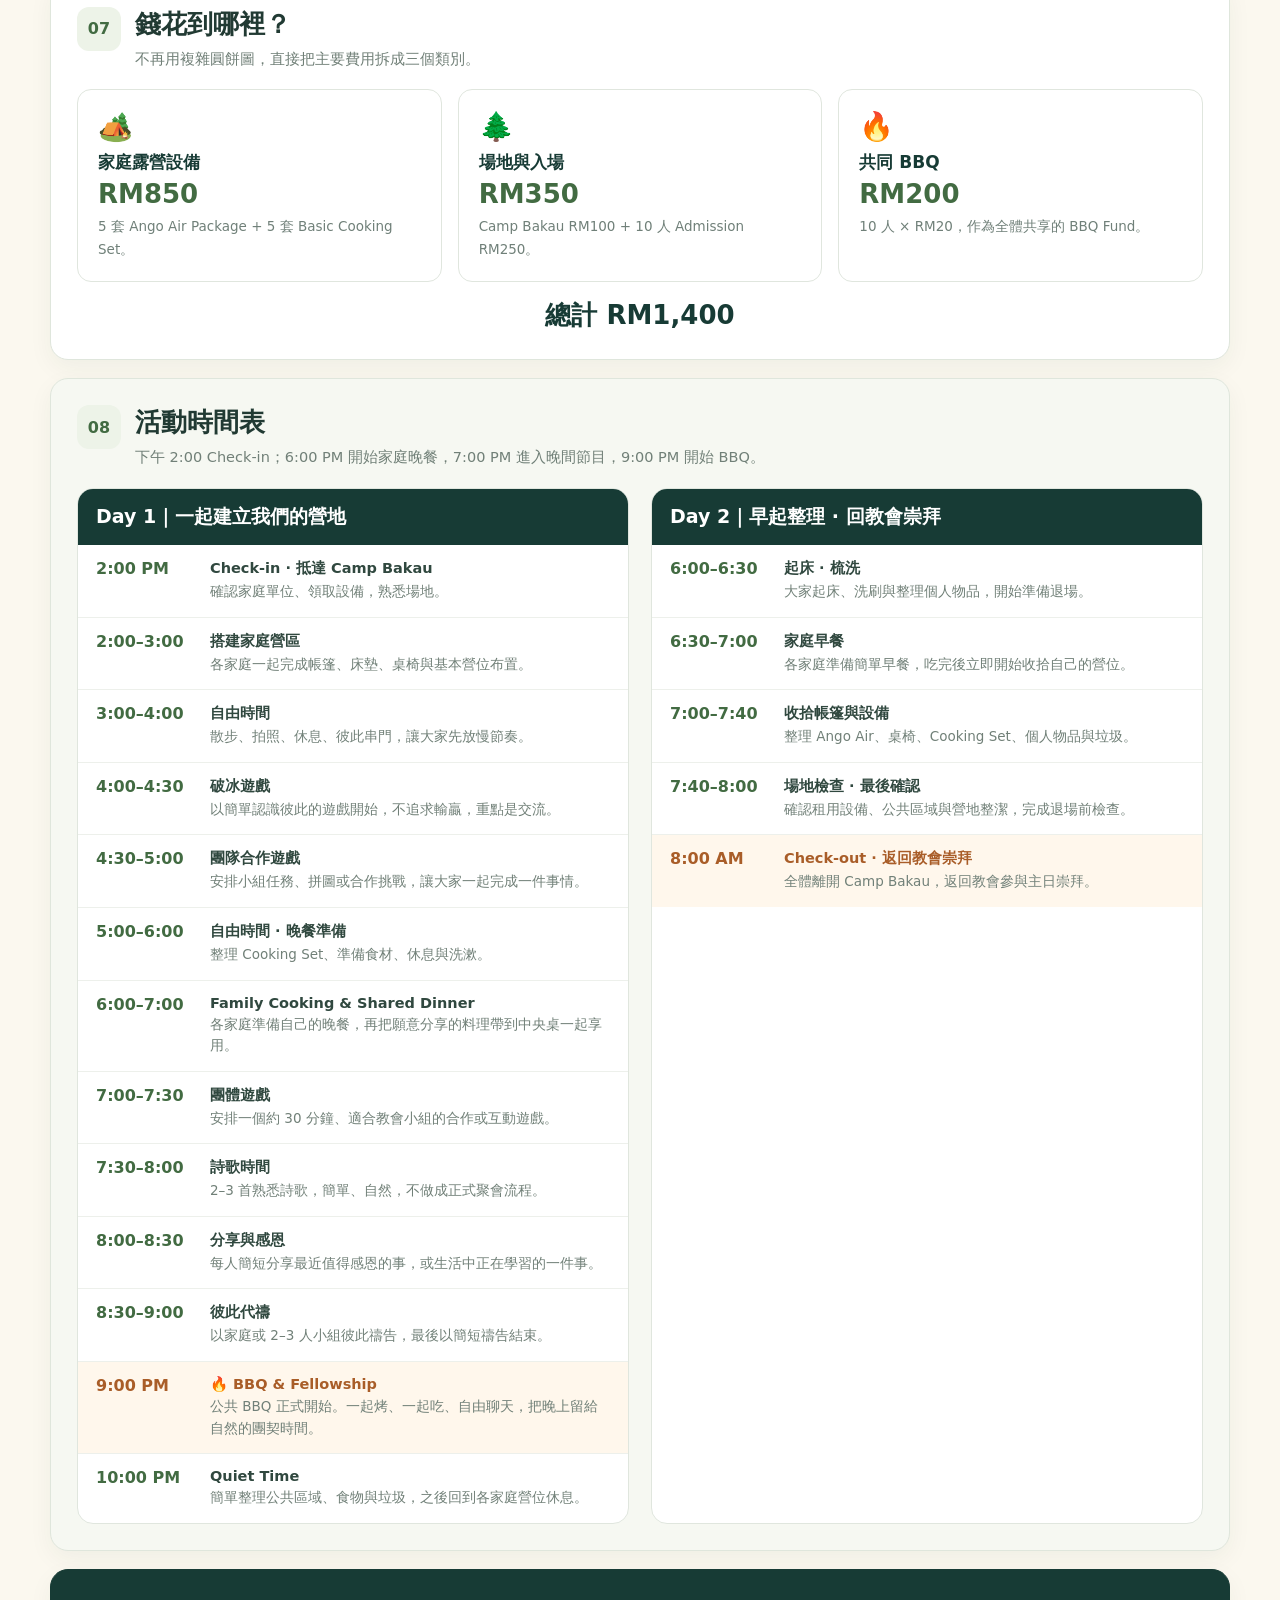
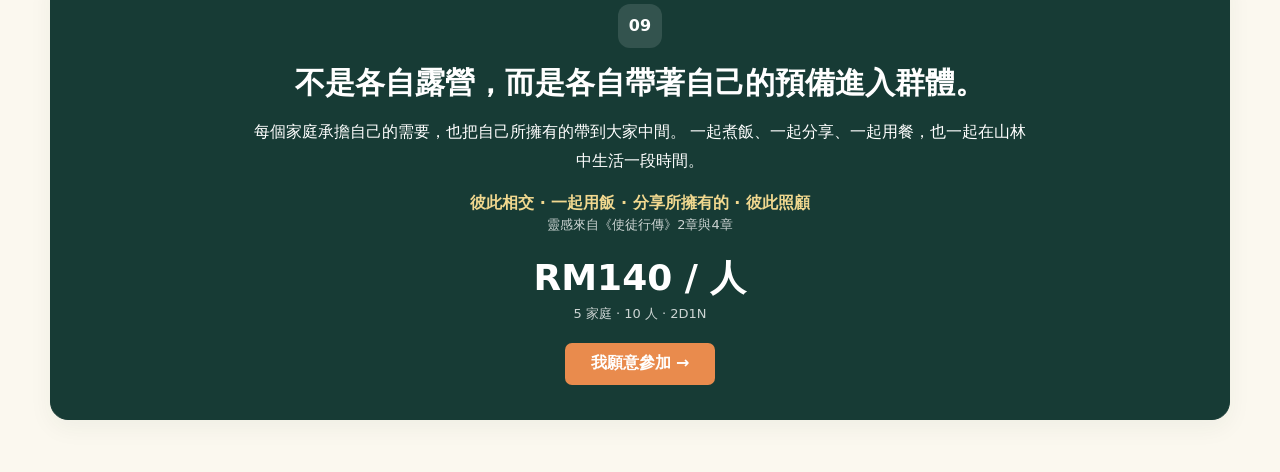
<file: pages/chapter3.html>
<!doctype html>
<html lang="zh-Hant">
<head>
  <meta charset="utf-8">
  <meta name="viewport" content="width=device-width,initial-scale=1">
  <title>活動安排與預算說明｜微光同行 · 山嵐相聚</title>
  <link rel="stylesheet" href="../flow.css">
  <style>
    .chapter3-page{max-width:1180px}
    .c3-hero{
      text-align:center;
      padding:34px 18px 24px;
      border:1px solid var(--line);
      background:linear-gradient(135deg,#f2f6ed 0%,#fffdf7 100%);
      border-radius:18px;
      margin-bottom:22px;
    }
    .c3-kicker{font-size:12px;letter-spacing:.18em;font-weight:900;color:#6f8a67;text-transform:uppercase}
    .c3-hero h1{font-size:36px;line-height:1.2;margin:8px 0 10px;color:#213a33}
    .c3-hero p{margin:0;color:#6b7771;font-size:16px}
    .c3-hero .hero-price{
      margin:18px auto 0;
      display:inline-flex;
      align-items:baseline;
      gap:8px;
      padding:11px 18px;
      border-radius:999px;
      background:#173b35;
      color:#fff;
      box-shadow:0 8px 18px rgba(23,59,53,.15);
    }
    .c3-hero .hero-price strong{font-size:28px}
    .c3-section{
      background:#fff;
      border:1px solid var(--line);
      border-radius:18px;
      padding:26px;
      margin:18px 0;
      box-shadow:0 8px 24px rgba(22,50,39,.05);
    }
    .c3-section.soft{background:#f6f8f2}
    .c3-section.dark{background:#173b35;color:#fff;border-color:#173b35}
    .c3-section.dark h2,.c3-section.dark h3,.c3-section.dark p{color:#fff}
    .section-head{display:flex;align-items:flex-start;gap:14px;margin-bottom:18px}
    .section-no{
      flex:0 0 auto;
      width:44px;height:44px;
      border-radius:12px;
      display:grid;place-items:center;
      background:#edf3e8;
      color:#426b42;
      font-weight:900;
    }
    .section-head h2{font-size:26px;margin:0;color:#213a33}
    .section-head p{margin:5px 0 0;color:#718078;font-size:14.5px;line-height:1.7}
    .acts-lead{
      font-family:"Noto Serif TC","PMingLiU",serif;
      font-size:22px;
      line-height:1.7;
      color:#2f4d43;
      margin:4px 0 16px;
      font-weight:700;
    }
    .acts-copy{font-size:16.5px;line-height:1.95;color:#596861;margin:0}
    .acts-tags{display:flex;flex-wrap:wrap;gap:10px;margin-top:18px}
    .acts-tags span{padding:8px 12px;border-radius:999px;background:#eef3e9;color:#426b42;font-weight:800;font-size:13px}
    .gear-grid{display:grid;grid-template-columns:1.08fr .92fr;gap:24px;align-items:start}
    .easycamp-frame{
      border:1px solid #dde5dc;
      border-radius:16px;
      overflow:hidden;
      background:#fff;
    }
    .easycamp-frame img{
      width:100%;
      height:auto;
      display:block;
      object-fit:contain;
    }
    .easycamp-note{
      margin:10px 0 0;
      font-size:12.5px;
      color:#7a8580;
      line-height:1.65;
    }
    .package-price{
      padding:18px;
      border-radius:14px;
      background:#173b35;
      color:#fff;
      margin-bottom:16px;
    }
    .package-price span{font-size:13px;opacity:.8}
    .package-price strong{display:block;font-size:34px;margin-top:2px}
    .price-lines{display:grid;gap:7px;margin-top:12px;font-size:14px}
    .gear-list{display:grid;grid-template-columns:1fr 1fr;gap:10px 14px;margin:0;padding:0;list-style:none}
    .gear-list li{
      padding:10px 12px;
      border:1px solid #e1e7df;
      border-radius:10px;
      background:#fbfcf9;
      color:#405149;
      font-size:14px;
      line-height:1.45;
    }
    .gear-summary{
      margin:16px 0 0;
      padding:14px 16px;
      border-left:4px solid #d6ad54;
      background:#fffaf0;
      color:#5d665f;
      line-height:1.8;
      font-size:15px;
    }
    .three-cards{display:grid;grid-template-columns:repeat(3,1fr);gap:16px}
    .principle-card{
      border:1px solid #e0e7dd;
      border-radius:14px;
      padding:20px;
      background:#fff;
    }
    .principle-card .ico{font-size:28px}
    .principle-card h3{margin:8px 0 8px;font-size:19px}
    .principle-card p{margin:0;color:#63716a;font-size:14.5px;line-height:1.8}
    .statement{
      text-align:center;
      margin:18px 0 0;
      padding:15px;
      border-radius:12px;
      background:#173b35;
      color:#fff;
      font-size:20px;
      font-weight:900;
      letter-spacing:.02em;
    }
    .bbq-layout{display:grid;grid-template-columns:.7fr 1.3fr;gap:20px;align-items:center}
    .big-amount{
      text-align:center;
      padding:24px 16px;
      border-radius:16px;
      background:#fff6e9;
      border:1px solid #f0dfc4;
    }
    .big-amount span{font-size:13px;color:#88745b}
    .big-amount strong{display:block;font-size:34px;color:#b1642f;margin-top:5px}
    .big-amount small{display:block;color:#7c6d5b;margin-top:5px}
    .bbq-copy{font-size:15.5px;line-height:1.85;color:#5e6c64;margin:0}
    .bbq-items{margin-top:10px;color:#6b756f;font-size:14px}
    .venue-cards{display:grid;grid-template-columns:1fr 1fr;gap:16px}
    .venue-card{
      border-radius:16px;
      border:1px solid #e1e6df;
      background:#fff;
      padding:22px;
      text-align:center;
    }
    .venue-card .emoji{font-size:30px}
    .venue-card h3{font-size:18px;margin:9px 0 6px}
    .venue-card strong{font-size:31px;color:#426b42}
    .venue-card p{font-size:13.5px;color:#718078;line-height:1.7;margin:8px 0 0}
    .venue-total{text-align:center;margin-top:16px;font-size:18px;font-weight:900;color:#28473c}
    .budget-table-new{width:100%;border-collapse:separate;border-spacing:0;background:#fff;border:1px solid #e0e6de;border-radius:12px;overflow:hidden}
    .budget-table-new th,.budget-table-new td{padding:13px 14px;border-bottom:1px solid #e7ebe5;font-size:14.5px}
    .budget-table-new th{background:#eef3ee;text-align:left;color:#43554c}
    .budget-table-new td:last-child,.budget-table-new th:last-child{text-align:right}
    .budget-table-new tbody tr:last-child td{border-bottom:0}
    .budget-table-new .total-row td{font-weight:900;background:#f7f9f5}
    .budget-highlight{display:grid;grid-template-columns:1fr 1fr;gap:16px;margin-top:16px}
    .budget-highlight div{padding:20px;border-radius:14px;background:#173b35;color:#fff;text-align:center}
    .budget-highlight span{font-size:13px;opacity:.8}
    .budget-highlight strong{display:block;font-size:30px;margin-top:4px}
    .not-included{margin-top:14px;padding:14px 16px;border-radius:12px;background:#fff4ec;color:#785947;font-size:14px;line-height:1.8}
    .spend-grid{display:grid;grid-template-columns:repeat(3,1fr);gap:16px}
    .spend-card{padding:20px;border-radius:14px;background:#fff;border:1px solid #e0e6de}
    .spend-card .ico{font-size:28px}
    .spend-card h3{margin:8px 0 5px;font-size:17px}
    .spend-card strong{font-size:26px;color:#426b42}
    .spend-card p{font-size:13.5px;color:#708079;line-height:1.7;margin:6px 0 0}
    .spend-total{text-align:center;margin-top:16px;font-size:26px;font-weight:900;color:#173b35}
    .timeline{display:grid;grid-template-columns:1fr 1fr;gap:22px}
    .day-card{border:1px solid #e0e6de;border-radius:16px;background:#fff;overflow:hidden}
    .day-card h3{margin:0;padding:15px 18px;background:#173b35;color:#fff;font-size:19px}
    .time-item{display:grid;grid-template-columns:100px 1fr;gap:14px;padding:14px 18px;border-bottom:1px solid #edf0eb}
    .time-item:last-child{border-bottom:0}
    .time-item time{font-weight:900;color:#426b42}
    .time-item strong{display:block;color:#30483f;font-size:14.5px;margin-bottom:3px}
    .time-item span{font-size:13.5px;line-height:1.6;color:#718078}
    .time-item.bbq{background:#fff7ec}
    .time-item.bbq time,.time-item.bbq strong{color:#a95d28}
    .final-panel{text-align:center;padding:34px 24px}
    .final-panel h2{font-size:30px;line-height:1.4;margin:0 0 14px}
    .final-panel p{max-width:780px;margin:0 auto;color:rgba(255,255,255,.87);font-size:15.5px;line-height:1.9}
    .final-acts{margin-top:16px;font-weight:850;color:#f1d88f}
    .final-price{font-size:36px;font-weight:900;margin-top:20px}
    .final-meta{font-size:13px;opacity:.78;margin-top:2px}
    .final-panel .btn{margin-top:20px;background:#e98b4d;color:#fff}
    @media(max-width:900px){
      .gear-grid,.bbq-layout,.timeline{grid-template-columns:1fr}
      .three-cards,.spend-grid{grid-template-columns:1fr}
      .venue-cards,.budget-highlight{grid-template-columns:1fr}
      .easycamp-frame img{width:100%;height:auto}
    }
    @media(max-width:620px){
      .chapter3-page{width:min(100% - 20px,1180px)}
      .c3-section{padding:19px}
      .c3-hero h1{font-size:29px}
      .gear-list{grid-template-columns:1fr}
      .time-item{grid-template-columns:82px 1fr}
      .section-head h2{font-size:23px}
    }
  </style>
</head>
<body>
  <header class="event-nav">
    <div class="inner">
      <a class="event-brand" href="../index.html"><span class="mount">⛰</span><span>微光同行 · 山嵐相聚</span></a>
      <nav class="event-menu">
        <a href="../index.html">首頁</a>
        <a href="chapter2.html">場地介紹</a>
        <a class="active" href="chapter3.html">預算說明</a>
        <a href="chapter6.html">常見問題</a>
        <a class="nav-register" href="chapter4.html">我要報名</a>
      </nav>
    </div>
  </header>

  <main class="page chapter3-page">
    <section class="c3-hero">
      <div class="c3-kicker">CHAPTER 3 · PLAN & BUDGET</div>
      <h1>活動安排與預算說明</h1>
      <p>每個家庭有自己的空間，也一起把所預備的帶進群體。</p>
      <div class="hero-price"><span>預計活動費用</span><strong>RM140 / 人</strong></div>
    </section>

    <section class="c3-section" id="concept">
      <div class="section-head">
        <div class="section-no">01</div>
        <div>
          <h2>活動核心理念</h2>
          <p>以《使徒行傳》2章與4章所描繪的群體生活為靈感。</p>
        </div>
      </div>
      <div class="acts-lead">各家預備 · 彼此分享 · 一桌共食</div>
      <p class="acts-copy">
        初期教會不只是一起聚會，也一起用飯、彼此相交、分享所擁有的，並在日常生活中彼此照顧。
        這次露營也希望以類似的方式進行：每個家庭先承擔自己的預備，再把自己所帶來的帶進群體中彼此分享。
        最後，大家不是各自吃飯，而是坐在同一張桌子前，一起用餐、交流，也共同生活一段時間。
      </p>
      <div class="acts-tags">
        <span>彼此相交</span>
        <span>一起用飯</span>
        <span>分享所擁有的</span>
        <span>彼此照顧</span>
      </div>
    </section>

    <section class="c3-section soft" id="equipment">
      <div class="section-head">
        <div class="section-no">02</div>
        <div>
          <h2>一個家庭，一套完整設備</h2>
          <p>每個家庭都有自己的露營、休息與簡單烹飪設備，減少等待，也更容易按自己的需要安排。</p>
        </div>
      </div>

      <div class="gear-grid">
        <div>
          <div class="easycamp-frame" aria-label="EasyCamp Naturehike Ango Air 套餐設備圖">
            <img src="../assets/easycamp-ango-air-package.webp" alt="EasyCamp Naturehike Ango Air 2D1N 套餐與設備內容" loading="lazy">
          </div>
          <p class="easycamp-note">
            EasyCamp Ango Air 套餐設備示意。實際設備及套餐內容以 EasyCamp Rental 提供為準。
          </p>
        </div>

        <div>
          <div class="package-price">
            <span>每個家庭的露營設備</span>
            <strong>RM170 / 家庭</strong>
            <div class="price-lines">
              <div>Ango Air Package：RM160</div>
              <div>Basic Cooking Set：RM10</div>
            </div>
          </div>

          <ul class="gear-list">
            <li>🏕️ Naturehike Ango Air Tent ×1</li>
            <li>🛏️ Queen Air Mattress ×1</li>
            <li>⬛ Groundsheet ×1</li>
            <li>📦 Storage Box ×1</li>
            <li>🪑 Kermit Chair L ×2</li>
            <li>🪵 Egg Roll Table L ×1</li>
            <li>🔥 Premium Stove ×1</li>
            <li>🏮 Retro Lantern ×2</li>
            <li>🌀 OPOLAR Fold Fan ×1</li>
            <li>🍳 Basic Cooking Set ×1</li>
          </ul>

          <div class="gear-summary">
            每個家庭擁有自己的帳篷、桌椅、睡眠設備和基本烹飪設備，可以按照自己的節奏準備食物與整理營地。
          </div>
        </div>
      </div>
    </section>

    <section class="c3-section" id="dinner">
      <div class="section-head">
        <div class="section-no">03</div>
        <div>
          <h2>晚餐怎麼進行？</h2>
          <p>不是中央廚房，而是把責任分散，再把用餐重新集中到同一張桌子。</p>
        </div>
      </div>
      <div class="three-cards">
        <article class="principle-card">
          <div class="ico">🍳</div>
          <h3>各自承擔</h3>
          <p>每個家庭自行準備自己家庭喜歡的晚餐食材，並確保自己的家庭成員有足夠食物。</p>
        </article>
        <article class="principle-card">
          <div class="ico">🤲</div>
          <h3>彼此貢獻</h3>
          <p>料理完成後，可以把部分食物帶到中央共享桌，讓不同家庭彼此分享與嘗試。</p>
        </article>
        <article class="principle-card">
          <div class="ico">🍽️</div>
          <h3>共同享用</h3>
          <p>所有人最後一起圍桌用餐、聊天、交流，在同一個空間裡一起生活一段時間。</p>
        </article>
      </div>
      <div class="statement">準備是分開的，用餐是一起的。</div>
    </section>

    <section class="c3-section soft" id="bbq">
      <div class="section-head">
        <div class="section-no">04</div>
        <div>
          <h2>共同 BBQ</h2>
          <p>正餐由各家庭自己負責，晚上再加一個屬於所有人的共享 BBQ 時間。</p>
        </div>
      </div>
      <div class="bbq-layout">
        <div class="big-amount">
          <span>BBQ Fund</span>
          <strong>RM20 / 人</strong>
          <small>10 人 = RM200</small>
        </div>
        <div>
          <p class="bbq-copy">
            BBQ 是共同活動，不取代各家庭自己的晚餐。大家吃過正餐後，再一起烤、一起分享，
            把它當成晚上的 Fellowship 時間，而不是把所有人的伙食壓在少數人身上。
          </p>
          <div class="bbq-items">可用於：雞肉、香腸、玉米、蘑菇、簡單小食、水果、飲料、冰塊、BBQ 調味與消耗用品。</div>
        </div>
      </div>
    </section>

    <section class="c3-section" id="venue-cost">
      <div class="section-head">
        <div class="section-no">05</div>
        <div>
          <h2>共同承擔的場地費用</h2>
          <p>場地費是一個 Camp Bakau 一晚的費用；Admission 則按實際參加人數計算。</p>
        </div>
      </div>
      <div class="venue-cards">
        <div class="venue-card">
          <div class="emoji">🏕️</div>
          <h3>Camp Bakau</h3>
          <strong>RM100 / 晚</strong>
          <p>目前以一個 Camp Bakau、最多約 10 人作為這次活動的預算基礎。</p>
        </div>
        <div class="venue-card">
          <div class="emoji">👥</div>
          <h3>Admission</h3>
          <strong>RM25 / 人</strong>
          <p>10 人 × RM25 = RM250。</p>
        </div>
      </div>
      <div class="venue-total">場地 + Admission：RM100 + RM250 = RM350</div>
    </section>

    <section class="c3-section soft" id="budget">
      <div class="section-head">
        <div class="section-no">06</div>
        <div>
          <h2>完整預算</h2>
          <p>以 5 個家庭、10 個人、2D1N 為估算基準。</p>
        </div>
      </div>

      <table class="budget-table-new">
        <thead>
          <tr><th>項目</th><th>計算</th><th>金額</th></tr>
        </thead>
        <tbody>
          <tr><td>Camp Bakau</td><td>1 晚</td><td>RM100</td></tr>
          <tr><td>Admission</td><td>RM25 × 10</td><td>RM250</td></tr>
          <tr><td>Ango Air Package</td><td>RM160 × 5</td><td>RM800</td></tr>
          <tr><td>Basic Cooking Set</td><td>RM10 × 5</td><td>RM50</td></tr>
          <tr><td>BBQ Fund</td><td>RM20 × 10</td><td>RM200</td></tr>
          <tr class="total-row"><td>活動總預算</td><td></td><td>RM1,400</td></tr>
        </tbody>
      </table>

      <div class="budget-highlight">
        <div><span>每人</span><strong>RM140</strong></div>
        <div><span>兩人家庭</span><strong>約 RM280</strong></div>
      </div>

      <div class="not-included">
        <strong>不包括：</strong>各家庭自己的晚餐、早餐、個人飲料及特別飲食需求。
        這些由每個家庭自行決定，讓大家可以按照自己的口味與需要準備。
      </div>
    </section>

    <section class="c3-section" id="spending">
      <div class="section-head">
        <div class="section-no">07</div>
        <div>
          <h2>錢花到哪裡？</h2>
          <p>不再用複雜圓餅圖，直接把主要費用拆成三個類別。</p>
        </div>
      </div>

      <div class="spend-grid">
        <div class="spend-card">
          <div class="ico">🏕️</div>
          <h3>家庭露營設備</h3>
          <strong>RM850</strong>
          <p>5 套 Ango Air Package + 5 套 Basic Cooking Set。</p>
        </div>
        <div class="spend-card">
          <div class="ico">🌲</div>
          <h3>場地與入場</h3>
          <strong>RM350</strong>
          <p>Camp Bakau RM100 + 10 人 Admission RM250。</p>
        </div>
        <div class="spend-card">
          <div class="ico">🔥</div>
          <h3>共同 BBQ</h3>
          <strong>RM200</strong>
          <p>10 人 × RM20，作為全體共享的 BBQ Fund。</p>
        </div>
      </div>
      <div class="spend-total">總計 RM1,400</div>
    </section>

    <section class="c3-section soft" id="schedule">
      <div class="section-head">
        <div class="section-no">08</div>
        <div>
          <h2>活動時間表</h2>
          <p>下午 2:00 Check-in；6:00 PM 開始家庭晚餐，7:00 PM 進入晚間節目，9:00 PM 開始 BBQ。</p>
        </div>
      </div>

      <div class="timeline">
        <div class="day-card">
          <h3>Day 1｜一起建立我們的營地</h3>

          <div class="time-item">
            <time>2:00 PM</time>
            <div><strong>Check-in · 抵達 Camp Bakau</strong><span>確認家庭單位、領取設備，熟悉場地。</span></div>
          </div>

          <div class="time-item">
            <time>2:00–3:00</time>
            <div><strong>搭建家庭營區</strong><span>各家庭一起完成帳篷、床墊、桌椅與基本營位布置。</span></div>
          </div>

          <div class="time-item">
            <time>3:00–4:00</time>
            <div><strong>自由時間</strong><span>散步、拍照、休息、彼此串門，讓大家先放慢節奏。</span></div>
          </div>

          <div class="time-item">
            <time>4:00–4:30</time>
            <div><strong>破冰遊戲</strong><span>以簡單認識彼此的遊戲開始，不追求輸贏，重點是交流。</span></div>
          </div>

          <div class="time-item">
            <time>4:30–5:00</time>
            <div><strong>團隊合作遊戲</strong><span>安排小組任務、拼圖或合作挑戰，讓大家一起完成一件事情。</span></div>
          </div>

          <div class="time-item">
            <time>5:00–6:00</time>
            <div><strong>自由時間 · 晚餐準備</strong><span>整理 Cooking Set、準備食材、休息與洗漱。</span></div>
          </div>

          <div class="time-item">
            <time>6:00–7:00</time>
            <div><strong>Family Cooking & Shared Dinner</strong><span>各家庭準備自己的晚餐，再把願意分享的料理帶到中央桌一起享用。</span></div>
          </div>

          <div class="time-item">
            <time>7:00–7:30</time>
            <div><strong>團體遊戲</strong><span>安排一個約 30 分鐘、適合教會小組的合作或互動遊戲。</span></div>
          </div>

          <div class="time-item">
            <time>7:30–8:00</time>
            <div><strong>詩歌時間</strong><span>2–3 首熟悉詩歌，簡單、自然，不做成正式聚會流程。</span></div>
          </div>

          <div class="time-item">
            <time>8:00–8:30</time>
            <div><strong>分享與感恩</strong><span>每人簡短分享最近值得感恩的事，或生活中正在學習的一件事。</span></div>
          </div>

          <div class="time-item">
            <time>8:30–9:00</time>
            <div><strong>彼此代禱</strong><span>以家庭或 2–3 人小組彼此禱告，最後以簡短禱告結束。</span></div>
          </div>

          <div class="time-item bbq">
            <time>9:00 PM</time>
            <div><strong>🔥 BBQ & Fellowship</strong><span>公共 BBQ 正式開始。一起烤、一起吃、自由聊天，把晚上留給自然的團契時間。</span></div>
          </div>

          <div class="time-item">
            <time>10:00 PM</time>
            <div><strong>Quiet Time</strong><span>簡單整理公共區域、食物與垃圾，之後回到各家庭營位休息。</span></div>
          </div>
        </div>

        <div class="day-card">
          <h3>Day 2｜早起整理 · 回教會崇拜</h3>

          <div class="time-item">
            <time>6:00–6:30</time>
            <div><strong>起床 · 梳洗</strong><span>大家起床、洗刷與整理個人物品，開始準備退場。</span></div>
          </div>

          <div class="time-item">
            <time>6:30–7:00</time>
            <div><strong>家庭早餐</strong><span>各家庭準備簡單早餐，吃完後立即開始收拾自己的營位。</span></div>
          </div>

          <div class="time-item">
            <time>7:00–7:40</time>
            <div><strong>收拾帳篷與設備</strong><span>整理 Ango Air、桌椅、Cooking Set、個人物品與垃圾。</span></div>
          </div>

          <div class="time-item">
            <time>7:40–8:00</time>
            <div><strong>場地檢查 · 最後確認</strong><span>確認租用設備、公共區域與營地整潔，完成退場前檢查。</span></div>
          </div>

          <div class="time-item bbq">
            <time>8:00 AM</time>
            <div><strong>Check-out · 返回教會崇拜</strong><span>全體離開 Camp Bakau，返回教會參與主日崇拜。</span></div>
          </div>
        </div>
      </div>
    </section>

    <section class="c3-section dark final-panel" id="summary">
      <div class="section-head" style="justify-content:center;margin-bottom:14px">
        <div class="section-no" style="background:rgba(255,255,255,.12);color:#fff">09</div>
      </div>
      <h2>不是各自露營，而是各自帶著自己的預備進入群體。</h2>
      <p>
        每個家庭承擔自己的需要，也把自己所擁有的帶到大家中間。
        一起煮飯、一起分享、一起用餐，也一起在山林中生活一段時間。
      </p>
      <div class="final-acts">彼此相交 · 一起用飯 · 分享所擁有的 · 彼此照顧</div>
      <div class="final-meta">靈感來自《使徒行傳》2章與4章</div>
      <div class="final-price">RM140 / 人</div>
      <div class="final-meta">5 家庭 · 10 人 · 2D1N</div>
      <a class="btn" href="chapter4.html">我願意參加 →</a>
    </section>
  </main>

  <script src="../flow.js"></script>
</body>
</html>
</file>
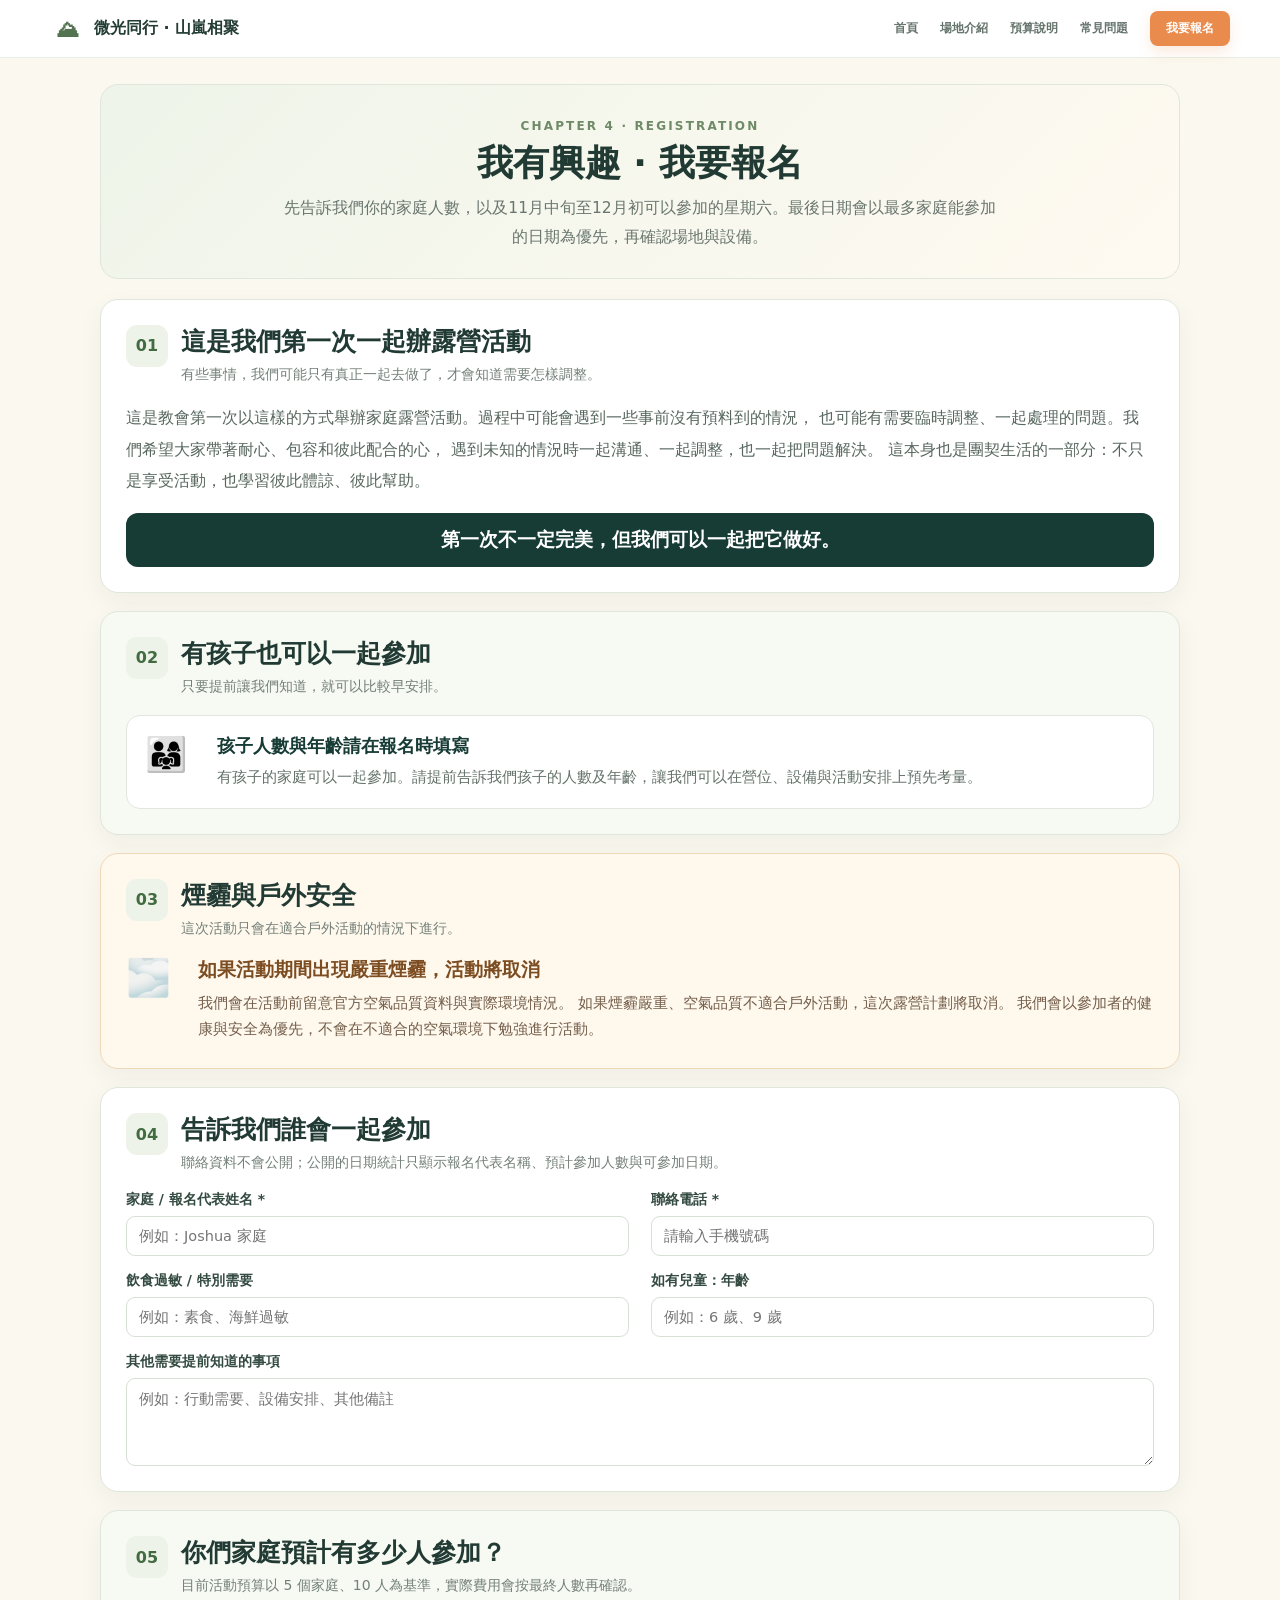
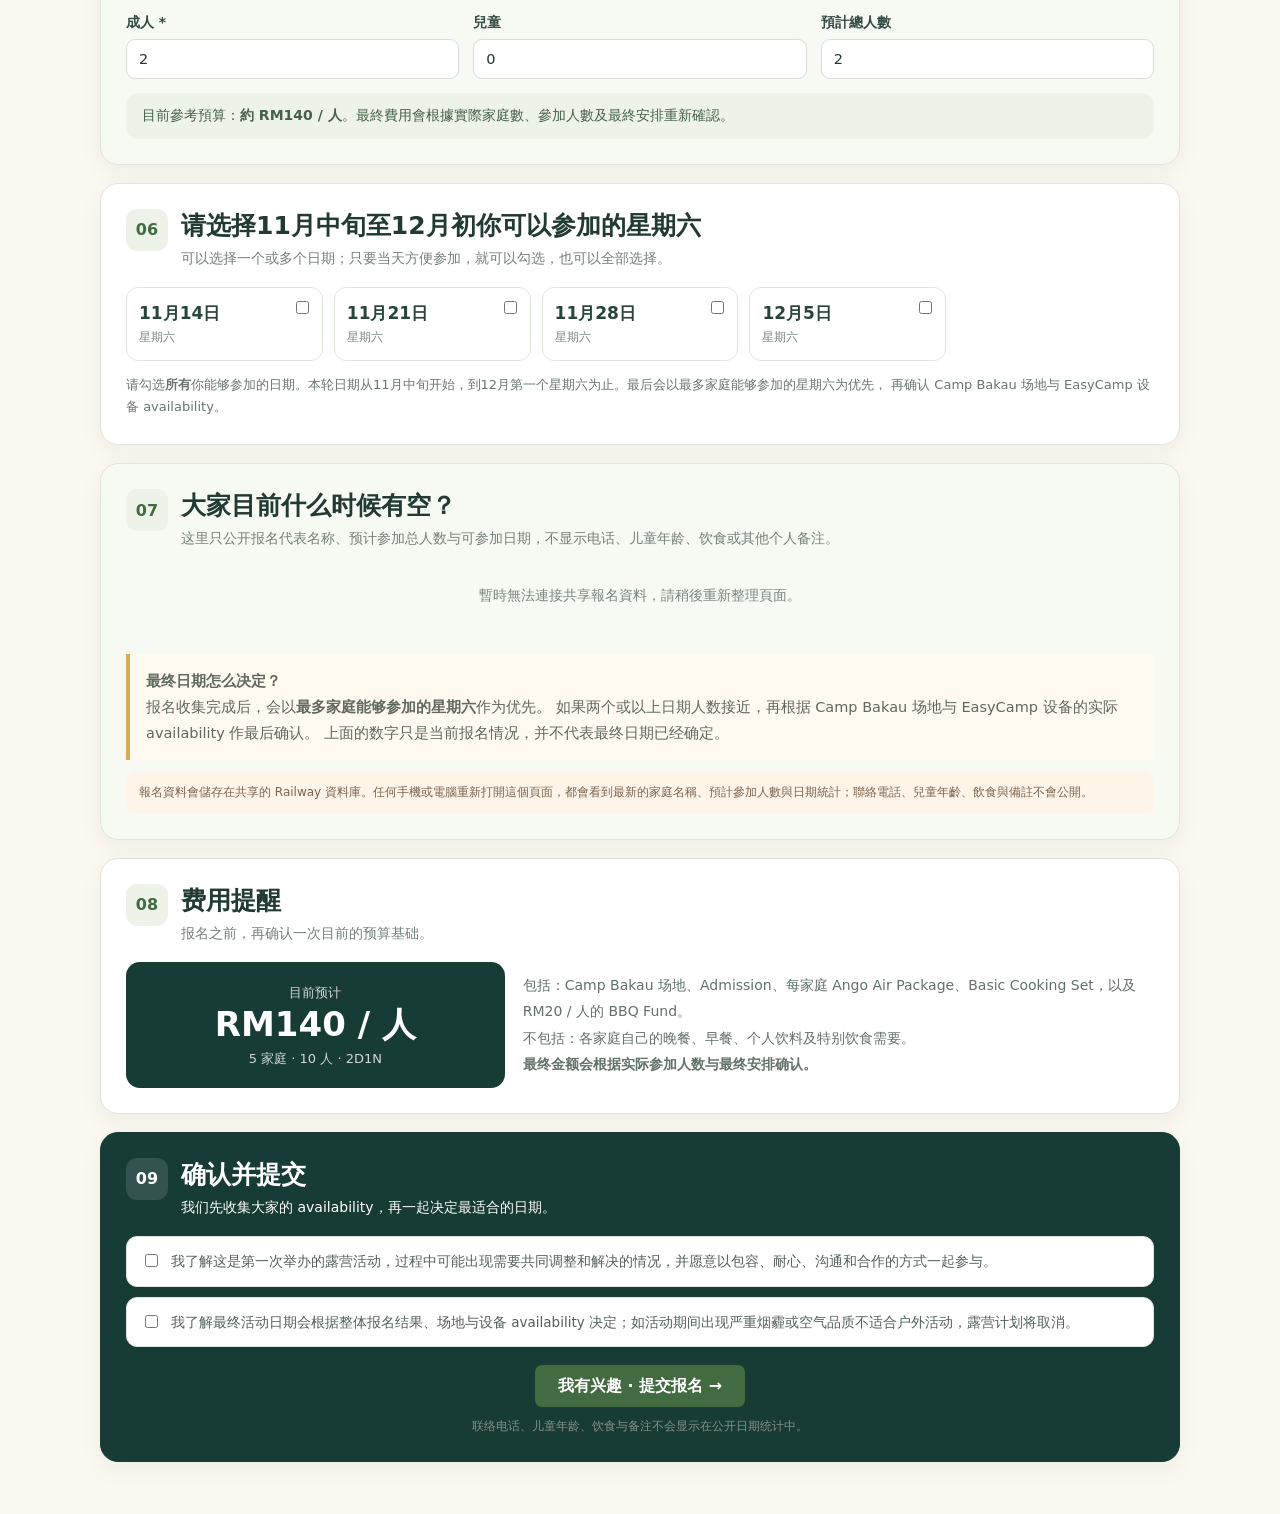
<file: pages/chapter4.html>
<!doctype html>
<html lang="zh-Hant">
<head>
  <meta charset="utf-8">
  <meta name="viewport" content="width=device-width,initial-scale=1">
  <title>我有興趣 · 我要報名｜微光同行 · 山嵐相聚</title>
  <link rel="stylesheet" href="../flow.css">
  <style>
    .reg-page{max-width:1080px}
    .reg-hero{
      text-align:center;
      padding:34px 20px 26px;
      border:1px solid var(--line);
      border-radius:18px;
      background:linear-gradient(135deg,#eef4e9,#fffaf1);
      margin-bottom:20px;
    }
    .reg-kicker{font-size:12px;letter-spacing:.18em;font-weight:900;color:#6e8a67}
    .reg-hero h1{font-size:36px;line-height:1.2;margin:8px 0 10px;color:#213a33}
    .reg-hero p{margin:0 auto;max-width:720px;color:#69766f;font-size:15.5px;line-height:1.85}
    .reg-section{
      background:#fff;
      border:1px solid var(--line);
      border-radius:18px;
      padding:25px;
      margin:18px 0;
      box-shadow:0 8px 24px rgba(22,50,39,.05);
    }
    .reg-section.soft{background:#f7f9f3}
    .reg-section.warn{
      background:#fff8ed;
      border-color:#efd8b8;
    }
    .reg-section.dark{
      background:#173b35;
      border-color:#173b35;
      color:#fff;
    }
    .sec-head{display:flex;align-items:flex-start;gap:13px;margin-bottom:16px}
    .sec-no{
      width:42px;height:42px;flex:0 0 auto;
      border-radius:11px;
      display:grid;place-items:center;
      background:#edf3e8;color:#426b42;font-weight:900;
    }
    .sec-head h2{font-size:25px;margin:0;color:#213a33}
    .sec-head p{font-size:14px;line-height:1.7;color:#748079;margin:5px 0 0}
    .reg-section.dark .sec-head h2,.reg-section.dark .sec-head p{color:#fff}
    .first-note{font-size:16px;line-height:1.95;color:#58675f;margin:0}
    .big-line{
      margin-top:17px;padding:14px 16px;border-radius:12px;
      background:#173b35;color:#fff;text-align:center;
      font-weight:900;font-size:19px;
    }
    .family-note{
      display:grid;grid-template-columns:58px 1fr;gap:14px;
      align-items:start;
      padding:18px;border-radius:14px;background:#fff;border:1px solid #e1e7df;
    }
    .family-note .ico{font-size:34px}
    .family-note h3{margin:0 0 6px;font-size:18px}
    .family-note p{margin:0;color:#64726a;font-size:14.5px;line-height:1.8}
    .haze-box{
      display:grid;grid-template-columns:58px 1fr;gap:14px;align-items:start;
    }
    .haze-box .ico{font-size:36px}
    .haze-box h3{margin:0 0 7px;color:#7d4d22;font-size:19px}
    .haze-box p{margin:0;color:#745f4b;font-size:14.5px;line-height:1.85}
    .form-card-new{padding:0;border:0;background:transparent}
    .form-grid-new{display:grid;grid-template-columns:1fr 1fr;gap:16px 22px}
    .field-new{display:flex;flex-direction:column;gap:7px}
    .field-new.full{grid-column:1/-1}
    .field-new label{font-size:14px;font-weight:850;color:#344b42}
    .field-new input,.field-new select,.field-new textarea{
      width:100%;border:1px solid #d8dfd6;border-radius:9px;
      padding:11px 12px;background:#fff;color:#213a33;font-size:14.5px;
    }
    .field-new textarea{min-height:88px;resize:vertical}
    .field-help{font-size:12px;color:#7b8781;line-height:1.6}
    .people-grid{display:grid;grid-template-columns:1fr 1fr 1fr;gap:14px}
    .people-summary{
      margin-top:14px;padding:14px 16px;border-radius:12px;background:#edf3e8;
      font-size:14px;color:#466149;
    }
    .dates-grid{display:grid;grid-template-columns:repeat(5,1fr);gap:11px}
    .date-option{
      position:relative;
      display:flex;flex-direction:column;gap:4px;
      padding:14px 12px;border:1px solid #dfe5dc;border-radius:12px;
      background:#fff;cursor:pointer;transition:.15s ease;
    }
    .date-option:hover{border-color:#92ac8b;transform:translateY(-1px)}
    .date-option input{position:absolute;right:10px;top:10px}
    .date-option strong{font-size:17px;color:#29453a}
    .date-option span{font-size:12px;color:#7c8782}
    .date-note{margin-top:13px;font-size:13px;line-height:1.75;color:#68766f}
    .availability-wrap{overflow:auto;border:1px solid #e0e6de;border-radius:14px;background:#fff}
    .availability-table{width:100%;border-collapse:collapse;min-width:760px}
    .availability-table th,.availability-table td{
      padding:12px 13px;border-bottom:1px solid #e8ece6;text-align:left;font-size:13.5px;
    }
    .availability-table th{background:#eef3ee;color:#405349}
    .availability-table td.center,.availability-table th.center{text-align:center}
    .availability-table tr:last-child td{border-bottom:0}
    .availability-empty{padding:20px;color:#7b8781;text-align:center;font-size:14px}
    .availability-cards{
      display:grid;grid-template-columns:repeat(5,1fr);gap:10px;margin-top:14px;
    }
    .availability-card{
      padding:13px;border-radius:12px;background:#f7f9f5;border:1px solid #e1e6df;text-align:center;
    }
    .availability-card strong{display:block;color:#426b42;font-size:23px}
    .availability-card span{display:block;font-size:12px;color:#748079;margin-top:2px}
    .decision{
      margin-top:15px;padding:14px 16px;border-left:4px solid #d6ad54;
      background:#fffaf0;color:#5f685f;font-size:14.5px;line-height:1.8;
    }
    .budget-reminder{display:grid;grid-template-columns:.75fr 1.25fr;gap:18px;align-items:center}
    .budget-number{
      text-align:center;padding:20px;border-radius:14px;background:#173b35;color:#fff;
    }
    .budget-number strong{display:block;font-size:34px}
    .budget-number span{font-size:13px;opacity:.8}
    .budget-list{font-size:14px;line-height:1.9;color:#627169}
    .consents{display:grid;gap:10px}
    .consent-row{
      display:flex;gap:10px;align-items:flex-start;
      padding:13px 14px;border:1px solid #e0e6de;border-radius:11px;background:#fff;
      color:#526159;font-size:13.5px;line-height:1.7;
    }
    .consent-row input{margin-top:4px}
    .preview-box{
      margin-top:14px;padding:14px 16px;border-radius:12px;background:#eef3e9;
      color:#4e6256;font-size:14px;line-height:1.75;display:none;
    }
    .submit-area{text-align:center;margin-top:18px}
    .submit-area .btn{min-width:210px}
    .privacy-note{font-size:11.5px;color:#849089;text-align:center;margin:10px 0 0;line-height:1.6}
    .test-note{
      margin-top:12px;padding:11px 13px;border-radius:10px;background:#fff4e8;
      color:#7a654f;font-size:12px;line-height:1.65;
    }
    @media(max-width:860px){
      .dates-grid,.availability-cards{grid-template-columns:1fr 1fr}
      .budget-reminder{grid-template-columns:1fr}
    }
    @media(max-width:680px){
      .reg-page{width:min(100% - 20px,1080px)}
      .reg-section{padding:19px}
      .reg-hero h1{font-size:29px}
      .form-grid-new,.people-grid{grid-template-columns:1fr}
      .dates-grid,.availability-cards{grid-template-columns:1fr}
      .family-note,.haze-box{grid-template-columns:1fr}
      .sec-head h2{font-size:22px}
    }
  </style>
</head>
<body>
  <header class="event-nav">
    <div class="inner">
      <a class="event-brand" href="../index.html"><span class="mount">⛰</span><span>微光同行 · 山嵐相聚</span></a>
      <nav class="event-menu">
        <a href="../index.html">首頁</a>
        <a href="chapter2.html">場地介紹</a>
        <a href="chapter3.html">預算說明</a>
        <a href="chapter6.html">常見問題</a>
        <a class="nav-register active" href="chapter4.html">我要報名</a>
      </nav>
    </div>
  </header>

  <main class="page reg-page">
    <section class="reg-hero">
      <div class="reg-kicker">CHAPTER 4 · REGISTRATION</div>
      <h1>我有興趣 · 我要報名</h1>
      <p>先告訴我們你的家庭人數，以及11月中旬至12月初可以參加的星期六。最後日期會以最多家庭能參加的日期為優先，再確認場地與設備。</p>
    </section>

    <section class="reg-section" id="first-time">
      <div class="sec-head">
        <div class="sec-no">01</div>
        <div>
          <h2>這是我們第一次一起辦露營活動</h2>
          <p>有些事情，我們可能只有真正一起去做了，才會知道需要怎樣調整。</p>
        </div>
      </div>
      <p class="first-note">
        這是教會第一次以這樣的方式舉辦家庭露營活動。過程中可能會遇到一些事前沒有預料到的情況，
        也可能有需要臨時調整、一起處理的問題。我們希望大家帶著耐心、包容和彼此配合的心，
        遇到未知的情況時一起溝通、一起調整，也一起把問題解決。
        這本身也是團契生活的一部分：不只是享受活動，也學習彼此體諒、彼此幫助。
      </p>
      <div class="big-line">第一次不一定完美，但我們可以一起把它做好。</div>
    </section>

    <section class="reg-section soft" id="children">
      <div class="sec-head">
        <div class="sec-no">02</div>
        <div>
          <h2>有孩子也可以一起參加</h2>
          <p>只要提前讓我們知道，就可以比較早安排。</p>
        </div>
      </div>
      <div class="family-note">
        <div class="ico">👨‍👩‍👧</div>
        <div>
          <h3>孩子人數與年齡請在報名時填寫</h3>
          <p>有孩子的家庭可以一起參加。請提前告訴我們孩子的人數及年齡，讓我們可以在營位、設備與活動安排上預先考量。</p>
        </div>
      </div>
    </section>

    <section class="reg-section warn" id="haze">
      <div class="sec-head">
        <div class="sec-no">03</div>
        <div>
          <h2>煙霾與戶外安全</h2>
          <p>這次活動只會在適合戶外活動的情況下進行。</p>
        </div>
      </div>
      <div class="haze-box">
        <div class="ico">🌫️</div>
        <div>
          <h3>如果活動期間出現嚴重煙霾，活動將取消</h3>
          <p>
            我們會在活動前留意官方空氣品質資料與實際環境情況。
            如果煙霾嚴重、空氣品質不適合戶外活動，這次露營計劃將取消。
            我們會以參加者的健康與安全為優先，不會在不適合的空氣環境下勉強進行活動。
          </p>
        </div>
      </div>
    </section>

    <form id="registrationForm" class="form-card-new">
      <section class="reg-section" id="details">
        <div class="sec-head">
          <div class="sec-no">04</div>
          <div>
            <h2>告訴我們誰會一起參加</h2>
            <p>聯絡資料不會公開；公開的日期統計只顯示報名代表名稱、預計參加人數與可參加日期。</p>
          </div>
        </div>

        <div class="form-grid-new">
          <div class="field-new">
            <label for="repName">家庭 / 報名代表姓名 *</label>
            <input id="repName" name="repName" required placeholder="例如：Joshua 家庭">
          </div>

          <div class="field-new">
            <label for="phone">聯絡電話 *</label>
            <input id="phone" name="phone" required inputmode="tel" placeholder="請輸入手機號碼">
          </div>

          <div class="field-new">
            <label for="diet">飲食過敏 / 特別需要</label>
            <input id="diet" name="diet" placeholder="例如：素食、海鮮過敏">
          </div>

          <div class="field-new">
            <label for="childAges">如有兒童：年齡</label>
            <input id="childAges" name="childAges" placeholder="例如：6 歲、9 歲">
          </div>

          <div class="field-new full">
            <label for="notes">其他需要提前知道的事項</label>
            <textarea id="notes" name="notes" placeholder="例如：行動需要、設備安排、其他備註"></textarea>
          </div>
        </div>
      </section>

      <section class="reg-section soft" id="people">
        <div class="sec-head">
          <div class="sec-no">05</div>
          <div>
            <h2>你們家庭預計有多少人參加？</h2>
            <p>目前活動預算以 5 個家庭、10 人為基準，實際費用會按最終人數再確認。</p>
          </div>
        </div>

        <div class="people-grid">
          <div class="field-new">
            <label for="adults">成人 *</label>
            <input id="adults" name="adults" type="number" min="1" max="10" value="2" required>
          </div>
          <div class="field-new">
            <label for="childrenCount">兒童</label>
            <input id="childrenCount" name="childrenCount" type="number" min="0" max="10" value="0">
          </div>
          <div class="field-new">
            <label for="totalPeople">預計總人數</label>
            <input id="totalPeople" name="totalPeople" value="2" readonly>
          </div>
        </div>

        <div class="people-summary">
          目前參考預算：<strong>約 RM140 / 人</strong>。最終費用會根據實際家庭數、參加人數及最終安排重新確認。
        </div>
      </section>

      <section class="reg-section" id="dates">
        <div class="sec-head">
          <div class="sec-no">06</div>
          <div>
            <h2>请选择11月中旬至12月初你可以参加的星期六</h2>
            <p>可以选择一个或多个日期；只要当天方便参加，就可以勾选，也可以全部选择。</p>
          </div>
        </div>

        <div class="dates-grid">
          <label class="date-option">
            <input type="checkbox" name="dates" value="2026-11-14">
            <strong>11月14日</strong><span>星期六</span>
          </label>
          <label class="date-option">
            <input type="checkbox" name="dates" value="2026-11-21">
            <strong>11月21日</strong><span>星期六</span>
          </label>
          <label class="date-option">
            <input type="checkbox" name="dates" value="2026-11-28">
            <strong>11月28日</strong><span>星期六</span>
          </label>
          <label class="date-option">
            <input type="checkbox" name="dates" value="2026-12-05">
            <strong>12月5日</strong><span>星期六</span>
          </label>
        </div>

        <div class="date-note">
          请勾选<strong>所有</strong>你能够参加的日期。本轮日期从11月中旬开始，到12月第一个星期六为止。最后会以最多家庭能够参加的星期六为优先，
          再确认 Camp Bakau 场地与 EasyCamp 设备 availability。
        </div>

        <div id="selectionPreview" class="preview-box"></div>
      </section>

      <section class="reg-section soft" id="availability">
        <div class="sec-head">
          <div class="sec-no">07</div>
          <div>
            <h2>大家目前什么时候有空？</h2>
            <p>这里只公开报名代表名称、预计参加总人数与可参加日期，不显示电话、儿童年龄、饮食或其他个人备注。</p>
          </div>
        </div>

        <div id="availabilitySummary" class="people-summary" style="margin:0 0 14px;display:none"></div>
        <div id="availabilityTableWrap"></div>
        <div id="availabilityCards" class="availability-cards"></div>

        <div class="decision">
          <strong>最终日期怎么决定？</strong><br>
          报名收集完成后，会以<strong>最多家庭能够参加的星期六</strong>作为优先。
          如果两个或以上日期人数接近，再根据 Camp Bakau 场地与 EasyCamp 设备的实际 availability 作最后确认。
          上面的数字只是当前报名情况，并不代表最终日期已经确定。
        </div>

        <div class="test-note">
          報名資料會儲存在共享的 Railway 資料庫。任何手機或電腦重新打開這個頁面，都會看到最新的家庭名稱、預計參加人數與日期統計；聯絡電話、兒童年齡、飲食與備註不會公開。
        </div>
      </section>

      <section class="reg-section" id="budget-reminder">
        <div class="sec-head">
          <div class="sec-no">08</div>
          <div>
            <h2>费用提醒</h2>
            <p>报名之前，再确认一次目前的预算基础。</p>
          </div>
        </div>

        <div class="budget-reminder">
          <div class="budget-number">
            <span>目前预计</span>
            <strong>RM140 / 人</strong>
            <span>5 家庭 · 10 人 · 2D1N</span>
          </div>
          <div class="budget-list">
            包括：Camp Bakau 场地、Admission、每家庭 Ango Air Package、Basic Cooking Set，以及 RM20 / 人的 BBQ Fund。<br>
            不包括：各家庭自己的晚餐、早餐、个人饮料及特别饮食需要。<br>
            <strong>最终金额会根据实际参加人数与最终安排确认。</strong>
          </div>
        </div>
      </section>

      <section class="reg-section dark" id="confirm">
        <div class="sec-head">
          <div class="sec-no" style="background:rgba(255,255,255,.12);color:#fff">09</div>
          <div>
            <h2>确认并提交</h2>
            <p>我们先收集大家的 availability，再一起决定最适合的日期。</p>
          </div>
        </div>

        <div class="consents">
          <label class="consent-row">
            <input id="consentFirst" type="checkbox" required>
            <span>我了解这是第一次举办的露营活动，过程中可能出现需要共同调整和解决的情况，并愿意以包容、耐心、沟通和合作的方式一起参与。</span>
          </label>
          <label class="consent-row">
            <input id="consentDate" type="checkbox" required>
            <span>我了解最终活动日期会根据整体报名结果、场地与设备 availability 决定；如活动期间出现严重烟霾或空气品质不适合户外活动，露营计划将取消。</span>
          </label>
        </div>

        <div class="submit-area">
          <button class="btn btn-green" type="submit">我有兴趣 · 提交报名 →</button>
        </div>
        <p class="privacy-note">联络电话、儿童年龄、饮食与备注不会显示在公开日期统计中。</p>
      </section>
    </form>
  </main>

  <script>
    (() => {
      const API_BASE = 'https://acts-waterfall-test-api-production.up.railway.app';
      const DATE_LABELS = {
        '2026-11-14':'11月14日',
        '2026-11-21':'11月21日',
        '2026-11-28':'11月28日',
        '2026-12-05':'12月5日'
      };

      const form = document.getElementById('registrationForm');
      const adults = document.getElementById('adults');
      const children = document.getElementById('childrenCount');
      const total = document.getElementById('totalPeople');
      const preview = document.getElementById('selectionPreview');
      const submitButton = form.querySelector('button[type="submit"]');

      const escapeHtml = (s) => String(s ?? '')
        .replaceAll('&','&amp;').replaceAll('<','&lt;').replaceAll('>','&gt;')
        .replaceAll('"','&quot;').replaceAll("'",'&#039;');

      const updatePeople = () => {
        const a = Math.max(0, Number(adults.value || 0));
        const c = Math.max(0, Number(children.value || 0));
        total.value = a + c;
      };

      const selectedDates = () => [...document.querySelectorAll('input[name="dates"]:checked')].map(x => x.value);

      const updatePreview = () => {
        const dates = selectedDates();
        if (!dates.length) {
          preview.style.display = 'none';
          preview.textContent = '';
          return;
        }
        preview.style.display = 'block';
        preview.innerHTML = '<strong>你目前選擇：</strong> ' + dates.map(d => DATE_LABELS[d]).join('、');
      };

      const submitRegistration = async (entry) => {
        const response = await fetch(API_BASE + '/api/registrations', {
          method:'POST',
          headers:{'Content-Type':'application/json'},
          body:JSON.stringify(entry)
        });
        const data = await response.json().catch(() => ({}));
        if (!response.ok) throw new Error(data.error || '提交失敗，請稍後再試。');
        return data.registration;
      };

      const fetchRegistrations = async () => {
        const response = await fetch(API_BASE + '/api/registrations/public', { cache:'no-store' });
        const data = await response.json().catch(() => ({}));
        if (!response.ok) throw new Error(data.error || '暫時無法讀取報名資料。');
        return Array.isArray(data.registrations) ? data.registrations : [];
      };

      const renderAvailability = async () => {
        const wrap = document.getElementById('availabilityTableWrap');
        const cards = document.getElementById('availabilityCards');
        const summary = document.getElementById('availabilitySummary');
        wrap.innerHTML = '<div class="availability-empty">正在讀取最新報名資料…</div>';
        cards.innerHTML = '';

        try {
          const rows = await fetchRegistrations();

          if (!rows.length) {
            summary.style.display = 'none';
            wrap.innerHTML = '<div class="availability-empty">目前還沒有家庭提交報名。</div>';
          } else {
            const totalPeople = rows.reduce((sum,r) => sum + Number(r.total_people || 0), 0);
            summary.style.display = 'block';
            summary.innerHTML = '目前已登记：<strong>' + rows.length + ' 个家庭 · 预计 ' + totalPeople + ' 人</strong>';

            const head = Object.keys(DATE_LABELS).map(d => '<th class="center">' + DATE_LABELS[d] + '</th>').join('');
            const body = rows.map(r => {
              const dates = Array.isArray(r.dates) ? r.dates : [];
              const cells = Object.keys(DATE_LABELS).map(d => '<td class="center">' + (dates.includes(d) ? '✓' : '—') + '</td>').join('');
              return '<tr><td><strong>' + escapeHtml(r.name) + '</strong></td><td class="center">' + Number(r.total_people || 0) + ' 人</td>' + cells + '</tr>';
            }).join('');
            wrap.innerHTML =
              '<div class="availability-wrap"><table class="availability-table"><thead><tr><th>家庭 / 報名代表</th><th class="center">人数</th>' +
              head + '</tr></thead><tbody>' + body + '</tbody></table></div>';
          }

          cards.innerHTML = Object.entries(DATE_LABELS).map(([d,label]) => {
            const matching = rows.filter(r => Array.isArray(r.dates) && r.dates.includes(d));
            const names = matching.map(r => r.name).join('、');
            return '<div class="availability-card"><strong>' + matching.length + '</strong><span>' + label + ' 可參加家庭</span>' +
              (names ? '<span>' + escapeHtml(names) + '</span>' : '') + '</div>';
          }).join('');
        } catch (error) {
          summary.style.display = 'none';
          wrap.innerHTML = '<div class="availability-empty">暫時無法連接共享報名資料，請稍後重新整理頁面。</div>';
          cards.innerHTML = '';
        }
      };

      adults.addEventListener('input', updatePeople);
      children.addEventListener('input', updatePeople);
      document.querySelectorAll('input[name="dates"]').forEach(x => x.addEventListener('change', updatePreview));

      form.addEventListener('submit', async (e) => {
        e.preventDefault();
        const dates = selectedDates();
        if (!dates.length) {
          alert('請至少選擇一個11月中旬至12月初可以參加的星期六。');
          return;
        }

        const entry = {
          name: document.getElementById('repName').value.trim(),
          phone: document.getElementById('phone').value.trim(),
          adults: Number(adults.value || 0),
          children: Number(children.value || 0),
          childAges: document.getElementById('childAges').value.trim(),
          diet: document.getElementById('diet').value.trim(),
          notes: document.getElementById('notes').value.trim(),
          dates,
          clientKey:(crypto.randomUUID ? crypto.randomUUID() : 'web-' + Date.now() + '-' + Math.random().toString(16).slice(2))
        };

        submitButton.disabled = true;
        submitButton.textContent = '正在提交…';

        try {
          const registration = await submitRegistration(entry);

          sessionStorage.setItem('actsCampLatestRegistration', JSON.stringify({
            ...entry,
            id:registration?.id ?? null
          }));
          location.href = 'chapter5.html';
        } catch (error) {
          alert(error.message || '提交失敗，請稍後再試。');
          submitButton.disabled = false;
          submitButton.textContent = '我有興趣 · 提交報名 →';
        }
      });

      updatePeople();
      updatePreview();
      renderAvailability();
    })();
  </script>
</body>
</html>
</file>
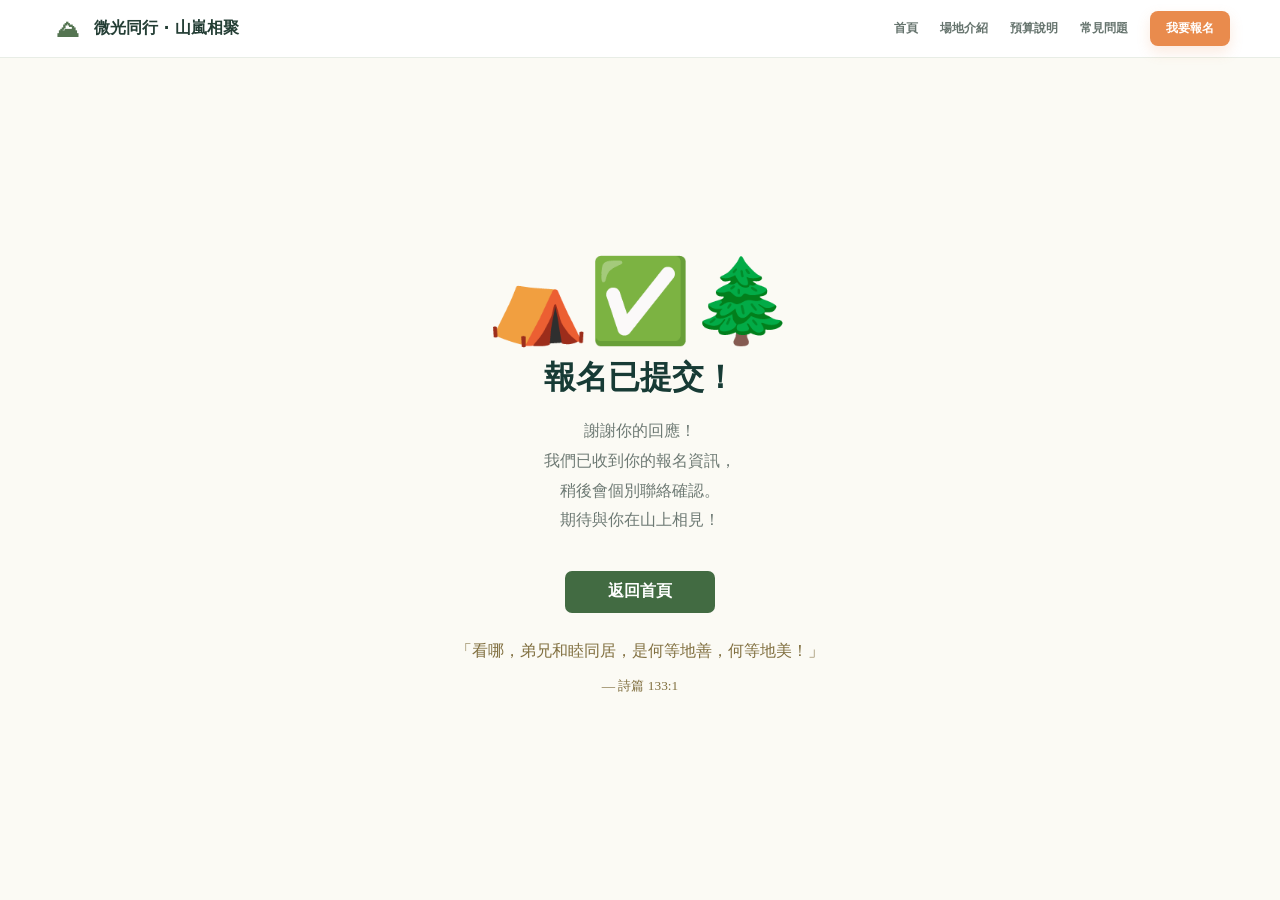
<file: pages/chapter5.html>
<!doctype html><html lang="zh-Hant"><head><meta charset="utf-8"><meta name="viewport" content="width=device-width,initial-scale=1"><title>報名已提交｜微光同行 · 山嵐相聚</title><link rel="stylesheet" href="../flow.css"></head><body><header class="event-nav"><div class="inner"><a class="event-brand" href="../index.html"><span class="mount">⛰</span><span>微光同行 · 山嵐相聚</span></a><nav class="event-menu"><a href="../index.html">首頁</a><a href="chapter2.html">場地介紹</a><a href="chapter3.html">預算說明</a><a href="chapter6.html">常見問題</a><a class="nav-register" href="chapter4.html">我要報名</a></nav></div></header><section class="success-page"><div class="success-box"><div class="success-illustration">⛺✅🌲</div><h1>報名已提交！</h1><p>謝謝你的回應！<br>我們已收到你的報名資訊，<br>稍後會個別聯絡確認。<br>期待與你在山上相見！</p><a class="btn btn-green" href="../index.html">返回首頁</a><div class="verse">「看哪，弟兄和睦同居，是何等地善，何等地美！」<small>— 詩篇 133:1</small></div></div></section><script src="../flow.js"></script></body></html>
</file>
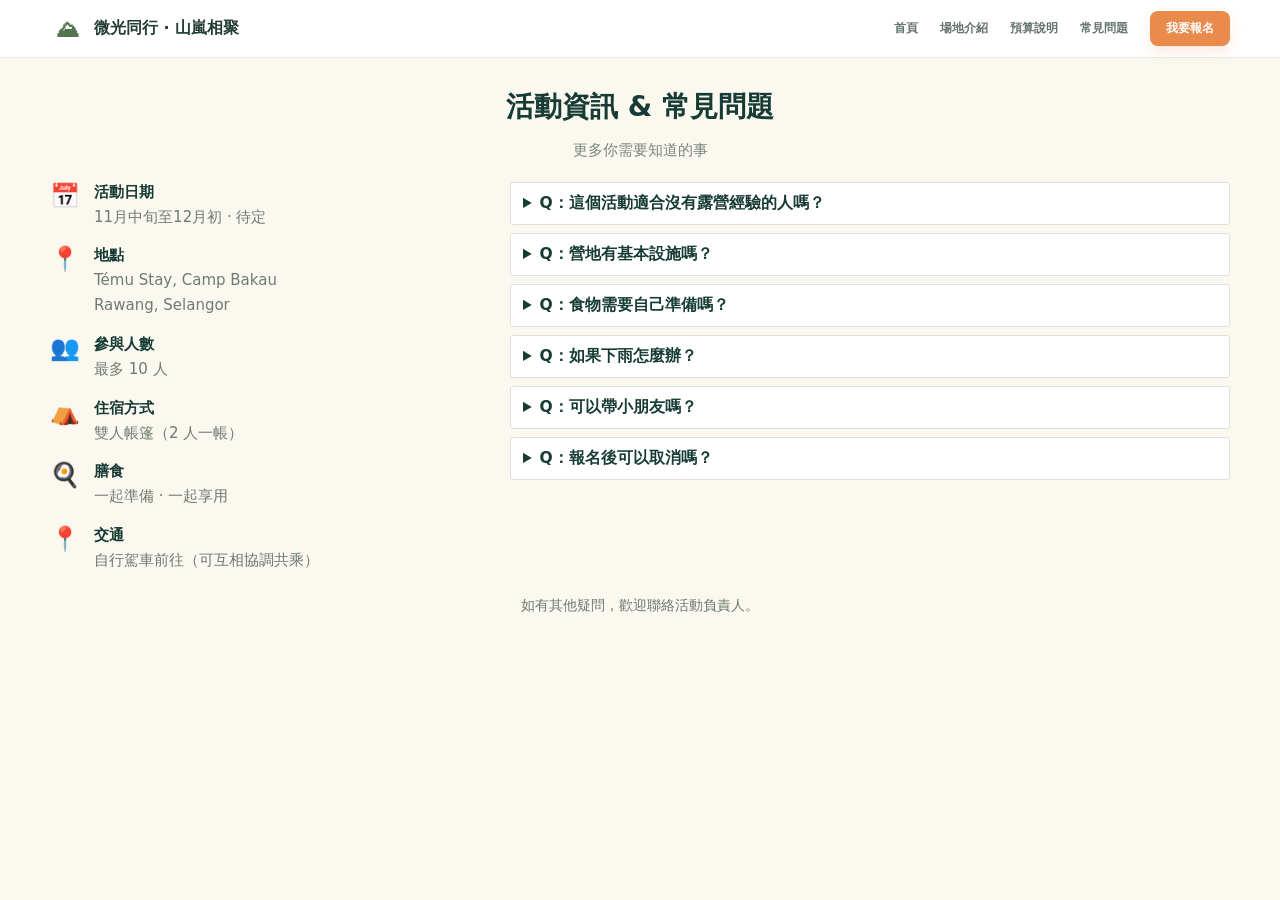
<file: pages/chapter6.html>
<!doctype html><html lang="zh-Hant"><head><meta charset="utf-8"><meta name="viewport" content="width=device-width,initial-scale=1"><title>活動資訊與常見問題｜微光同行 · 山嵐相聚</title><link rel="stylesheet" href="../flow.css"></head><body><header class="event-nav"><div class="inner"><a class="event-brand" href="../index.html"><span class="mount">⛰</span><span>微光同行 · 山嵐相聚</span></a><nav class="event-menu"><a href="../index.html">首頁</a><a href="chapter2.html">場地介紹</a><a href="chapter3.html">預算說明</a><a href="chapter6.html">常見問題</a><a class="nav-register" href="chapter4.html">我要報名</a></nav></div></header><main class="page"><section class="info-heading"><h1>活動資訊 & 常見問題</h1><p>更多你需要知道的事</p></section><div class="info-grid"><section class="facts"><div class="fact"><div class="ico">📅</div><div><strong>活動日期</strong><span>11月中旬至12月初 · 待定</span></div></div><div class="fact"><div class="ico">📍</div><div><strong>地點</strong><span>Tému Stay, Camp Bakau<br>Rawang, Selangor</span></div></div><div class="fact"><div class="ico">👥</div><div><strong>參與人數</strong><span>最多 10 人</span></div></div><div class="fact"><div class="ico">⛺</div><div><strong>住宿方式</strong><span>雙人帳篷（2 人一帳）</span></div></div><div class="fact"><div class="ico">🍳</div><div><strong>膳食</strong><span>一起準備 · 一起享用</span></div></div><div class="fact"><div class="ico">📍</div><div><strong>交通</strong><span>自行駕車前往（可互相協調共乘）</span></div></div></section><section class="faq"><details><summary>Q：這個活動適合沒有露營經驗的人嗎？</summary><p>適合。活動以小組同行為主，裝備與基本安排會在出發前一起確認。</p></details><details><summary>Q：營地有基本設施嗎？</summary><p>Tému Stay 官方資料列有共用洗手間、熱水器、鏡子、洗手台及電源插座等基本設施。</p></details><details><summary>Q：食物需要自己準備嗎？</summary><p>我們會一起規劃採購與準備，並在報名時收集飲食限制。</p></details><details><summary>Q：如果下雨怎麼辦？</summary><p>出發前會按天氣情況確認安排；如安全條件不適合，活動負責人會另行通知。</p></details><details><summary>Q：可以帶小朋友嗎？</summary><p>目前這次活動以小組報名安排為準，如有兒童同行需求請在備註欄註明。</p></details><details><summary>Q：報名後可以取消嗎？</summary><p>可以，但如已產生不可退還的場地或租借費用，將按實際情況處理。</p></details></section></div><div class="info-footer">如有其他疑問，歡迎聯絡活動負責人。</div></main><script src="../flow.js"></script></body></html>
</file>
<file: style.css>
﻿
:root {
  --cream: #fffaf2;
  --orange: #f29152;
  --sun: #f7be49;
  --ink: #083f48;
  --muted: #788689;
  --shadow: 0 14px 34px rgba(63, 50, 33, .07);
}
* { box-sizing: border-box; }
html { scroll-behavior: smooth; }
body {
  margin: 0;
  background: var(--cream);
  color: var(--ink);
  font-family: Inter, ui-sans-serif, system-ui, -apple-system, BlinkMacSystemFont,
               "Segoe UI", "Noto Sans TC", "Microsoft JhengHei", sans-serif;
  -webkit-font-smoothing: antialiased;
}
a { color: inherit; text-decoration: none; }
button { font: inherit; }

.topbar {
  position: sticky;
  top: 0;
  z-index: 30;
  height: 62px;
  background: rgba(255,255,255,.97);
  border-bottom: 1px solid rgba(5,61,69,.05);
  backdrop-filter: blur(14px);
}
.nav-shell {
  width: min(1298px, calc(100% - 48px));
  height: 100%;
  margin: 0 auto;
  display: flex;
  align-items: center;
  justify-content: space-between;
}
.brand {
  display: inline-flex;
  align-items: center;
  gap: 8px;
  color: var(--ink);
  font-weight: 800;
  font-size: 25px;
  letter-spacing: .02em;
}
.brand-mark { width: 52px; height: 36px; overflow: visible; }
.brand-mark circle { fill: var(--orange); }
.brand-mark path {
  fill: none;
  stroke: var(--orange);
  stroke-width: 5.5;
  stroke-linecap: round;
  stroke-linejoin: round;
}
.brand-mark path:last-child { stroke: var(--sun); }

.main-nav {
  display: flex;
  align-items: center;
  gap: 33px;
  font-size: 14px;
  font-weight: 700;
}
.main-nav > a:not(.join-btn) {
  position: relative;
  padding: 22px 1px 18px;
}
.main-nav > a:not(.join-btn)::after {
  content: "";
  position: absolute;
  left: 50%;
  right: 50%;
  bottom: 12px;
  height: 2px;
  border-radius: 999px;
  background: var(--orange);
  transition: .22s ease;
}
.main-nav > a:not(.join-btn):hover::after {
  left: 0;
  right: 0;
}
.join-btn {
  min-width: 103px;
  text-align: center;
  padding: 10px 18px;
  border-radius: 12px;
  color: #fff;
  background: linear-gradient(135deg, #f6a15f, #ea8247);
  box-shadow: 0 8px 20px rgba(237, 126, 67, .18);
  transition: transform .2s ease, box-shadow .2s ease;
}
.join-btn:hover {
  transform: translateY(-2px);
  box-shadow: 0 10px 24px rgba(237, 126, 67, .25);
}
.menu-btn {
  display: none;
  border: 0;
  background: none;
  padding: 8px;
}
.menu-btn span {
  display: block;
  width: 24px;
  height: 2px;
  margin: 5px 0;
  background: var(--ink);
}

.hero {
  position: relative;
  min-height: 488px;
  overflow: hidden;
  background:
    linear-gradient(90deg, rgba(5,58,67,.96) 0%, rgba(5,58,67,.92) 18%, rgba(5,58,67,.74) 33%, rgba(5,58,67,.18) 56%, rgba(5,58,67,.06) 100%),
    url("assets/hero-bg-v2.jpg") center center / cover no-repeat;
}
.hero::before {
  content: "";
  position: absolute;
  inset: 0;
  background:
    radial-gradient(circle at 70% 68%, rgba(255, 161, 78, .18), transparent 22%),
    linear-gradient(180deg, rgba(0,0,0,.08), transparent 28%),
    linear-gradient(0deg, rgba(0,0,0,.12), transparent 22%);
  pointer-events: none;
}
.hero-content {
  position: relative;
  z-index: 2;
  width: min(1298px, calc(100% - 48px));
  margin: 0 auto;
  padding: 48px 0 46px 42px;
}
.hero h1 {
  margin: 0;
  color: #fff;
  font-size: clamp(52px, 5.4vw, 82px);
  line-height: 1.04;
  letter-spacing: .02em;
  font-weight: 900;
  font-family: "Noto Sans TC", "Microsoft JhengHei", sans-serif;
  text-shadow: 0 4px 18px rgba(0, 0, 0, .18);
}
.hero h1 span { color: var(--sun); }
.hero-content > p:not(.hero-note) {
  margin: 26px 0 0;
  color: rgba(255,255,255,.92);
  font-size: 17px;
  font-weight: 650;
}
.hero-actions {
  display: flex;
  gap: 18px;
  margin-top: 28px;
}
.btn {
  min-width: 170px;
  height: 56px;
  padding: 0 28px;
  border-radius: 999px;
  display: inline-flex;
  align-items: center;
  justify-content: center;
  gap: 11px;
  font-size: 15px;
  font-weight: 800;
  transition: transform .2s ease, box-shadow .2s ease, background .2s ease, border-color .2s ease;
}
.btn:hover { transform: translateY(-2px); }
.btn-primary {
  color: #fff;
  background: linear-gradient(135deg, #f59a58, #ea7e43);
  box-shadow: 0 12px 28px rgba(242, 132, 72, .25);
}
.btn-outline {
  color: #fff;
  border: 2px solid rgba(255,255,255,.75);
  background: rgba(7, 55, 68, .18);
  backdrop-filter: blur(7px);
}
.btn-outline:hover {
  background: rgba(255,255,255,.10);
  border-color: rgba(255,255,255,.92);
}
.hero-note {
  margin: 42px 0 0 !important;
  color: rgba(255,255,255,.72) !important;
  font-size: 16px !important;
  line-height: 1.55;
  font-style: italic;
  transform: rotate(-7deg);
  width: max-content;
  text-shadow: 0 4px 10px rgba(0,0,0,.2);
}

.feature-section {
  background: linear-gradient(180deg, #fffdf9 0%, #fff9ef 100%);
  padding: 24px 0 26px;
}
.feature-grid {
  width: min(1116px, calc(100% - 64px));
  margin: 0 auto;
  display: grid;
  grid-template-columns: repeat(3, 1fr);
  gap: 10px;
}
.feature-card {
  min-height: 230px;
  padding: 19px 18px 22px;
  text-align: center;
  border: 1px solid rgba(20,70,74,.035);
  border-radius: 15px;
  background: rgba(255,255,255,.84);
  box-shadow: 0 8px 30px rgba(69,49,27,.035);
  outline: none;
  transition: transform .22s ease, box-shadow .22s ease, border-color .22s ease;
}
.feature-card:hover,
.feature-card:focus-visible {
  transform: translateY(-5px);
  box-shadow: var(--shadow);
  border-color: rgba(240,138,75,.18);
}
.icon-stage {
  width: 110px;
  height: 86px;
  margin: 0 auto 4px;
  border-radius: 50%;
  display: grid;
  place-items: center;
  transition: transform .25s ease;
}
.feature-card:hover .icon-stage { transform: translateY(-4px) rotate(-1deg) scale(1.03); }
.icon-stage-peach { background: radial-gradient(circle, #fff0e9 0 58%, transparent 60%); }
.icon-stage-yellow { background: radial-gradient(circle, #fff3c9 0 59%, transparent 61%); }
.icon-stage-mint { background: radial-gradient(circle, #e6f5ee 0 59%, transparent 61%); }

.feature-icon { width: 92px; height: 72px; overflow: visible; }
.feature-icon .icon-main { fill: #ec8150; }
.feature-icon .icon-light { fill: #f3a76e; }
.feature-icon .icon-dark { fill: #c45f35; }
.feature-icon .icon-ring { fill: #fff7eb; stroke: #e57d48; stroke-width: 5; }
.feature-icon .ray {
  fill: none;
  stroke: #efad38;
  stroke-width: 5;
  stroke-linecap: round;
}
.calendar .icon-paper { fill: #fff; stroke: #ef9b65; stroke-width: 2; }
.calendar .ring { stroke: #d56e3f; stroke-width: 6; stroke-linecap: round; }
.calendar-grid rect { fill: #eeded5; }
.calendar .heart { fill: #e57949; }
.books .leaf { fill: #76ad64; }
.books .stem { stroke: #66995d; stroke-width: 4; fill: none; stroke-linecap: round; }
.book-one { fill: #efa344; }
.book-two { fill: #5c9b67; }
.book-three { fill: #377a82; }

.feature-card h2 {
  margin: 4px 0 8px;
  font-size: 24px;
  line-height: 1.15;
}
.feature-card p {
  margin: 0;
  color: var(--muted);
  font-size: 14px;
  line-height: 1.72;
}

.upcoming {
  background: #fffaf2;
  padding: 2px 0 42px;
}
.section-title-row {
  width: min(1116px, calc(100% - 64px));
  margin: 0 auto;
  padding: 0 0 14px;
  display: flex;
  align-items: center;
  justify-content: space-between;
}
.section-title-row h2 {
  margin: 0;
  display: flex;
  align-items: center;
  gap: 9px;
  font-size: 24px;
  letter-spacing: .01em;
}
.sun-icon { color: #efb638; font-size: 27px; }
.paper-plane { color: #ef8550; font-size: 22px; transform: rotate(-18deg); }
.view-all {
  color: #e6814c;
  font-size: 13px;
  font-weight: 800;
  cursor: default;
  user-select: none;
}
.event-card {
  width: min(1116px, calc(100% - 64px));
  min-height: 99px;
  margin: 0 auto;
  display: grid;
  grid-template-columns: 276px 68px 1.05fr 1.2fr 132px;
  align-items: center;
  gap: 16px;
  padding: 0 18px 0 0;
  overflow: hidden;
  border-radius: 13px;
  border: 1px solid rgba(20,70,74,.04);
  background: rgba(255,255,255,.86);
  box-shadow: 0 10px 26px rgba(66,45,21,.035);
}
.event-image {
  align-self: stretch;
  min-height: 99px;
  background: url("assets/event-rawang-v2.jpg") center center / cover no-repeat;
}
.event-card + .event-card {
  margin-top: 14px;
}
.event-image.bible-study-image {
  background-image: none;
  background-color: #f3efe7;
  background-position: center center;
  background-size: cover;
  background-repeat: no-repeat;
}
.event-date {
  text-align: center;
  color: #df7542;
  line-height: 1.1;
}
.event-date span { display: block; font-size: 12px; font-weight: 800; }
.event-date strong { display: block; margin-top: 4px; font-size: 20px; }
.event-main h3 {
  margin: 0 0 10px;
  font-size: 18px;
}
.event-meta {
  display: flex;
  gap: 18px;
  flex-wrap: wrap;
  color: #6f7d7f;
  font-size: 12px;
  font-weight: 650;
}
.event-meta span {
  display: inline-flex;
  align-items: center;
  gap: 6px;
}
.event-meta svg {
  width: 18px;
  height: 18px;
  fill: none;
  stroke: #ee874f;
  stroke-width: 2;
  stroke-linecap: round;
  stroke-linejoin: round;
}
.event-copy {
  margin: 0;
  color: #68797b;
  font-size: 13px;
  line-height: 1.65;
}
.register-btn {
  justify-self: end;
  min-width: 126px;
  height: 42px;
  border: 0;
  border-radius: 999px;
  color: #fff;
  font-weight: 800;
  cursor: pointer;
  background: linear-gradient(135deg, #f19a58, #eb7d42);
  box-shadow: 0 8px 20px rgba(235,125,66,.18);
  transition: transform .18s ease, box-shadow .18s ease;
}
.register-btn:hover {
  transform: translateY(-2px);
  box-shadow: 0 10px 24px rgba(235,125,66,.25);
}
.connect {
  padding: 28px 20px 46px;
  background: #fffdf9;
  text-align: center;
  color: #688082;
  font-size: 14px;
}
.connect p { margin: 0 auto; max-width: 760px; }

.prototype-toast {
  position: fixed;
  left: 50%;
  bottom: 22px;
  z-index: 80;
  transform: translate(-50%, 18px);
  opacity: 0;
  pointer-events: none;
  padding: 11px 16px;
  border-radius: 999px;
  color: #fff;
  background: rgba(5,61,69,.94);
  box-shadow: 0 12px 30px rgba(5,40,46,.25);
  font-size: 13px;
  transition: .22s ease;
}
.prototype-toast.show {
  opacity: 1;
  transform: translate(-50%, 0);
}

@media (max-width: 980px) {
  .hero-content { padding-left: 18px; }
  .event-card { grid-template-columns: 220px 66px 1fr 126px; }
  .event-copy { display: none; }
}

@media (max-width: 760px) {
  .nav-shell { width: calc(100% - 28px); }
  .brand { font-size: 21px; }
  .brand-mark { width: 44px; }
  .main-nav {
    position: absolute;
    left: 14px;
    right: 14px;
    top: 68px;
    display: none;
    flex-direction: column;
    align-items: stretch;
    gap: 0;
    padding: 14px;
    border-radius: 14px;
    background: #fff;
    box-shadow: 0 16px 40px rgba(0,0,0,.12);
  }
  .main-nav.open { display: flex; }
  .main-nav > a { padding: 12px !important; }
  .join-btn { margin-top: 5px; }
  .menu-btn { display: block; }

  .hero {
    min-height: 560px;
    background:
      linear-gradient(180deg, rgba(5,58,67,.92) 0%, rgba(5,58,67,.78) 52%, rgba(5,58,67,.46) 100%),
      url("assets/hero-bg-v2.jpg") 68% center / cover no-repeat;
  }
  .hero-content {
    width: calc(100% - 32px);
    padding: 54px 8px 36px;
  }
  .hero h1 { font-size: clamp(44px, 13vw, 60px); }
  .hero-content > p:not(.hero-note) {
    max-width: 330px;
    font-size: 16px;
  }
  .hero-actions { flex-wrap: wrap; gap: 12px; }
  .btn { width: 100%; min-width: 0; height: 52px; }

  .feature-grid {
    width: calc(100% - 28px);
    grid-template-columns: 1fr;
    gap: 12px;
  }
  .feature-card { min-height: auto; padding: 19px 18px 23px; }

  .section-title-row,
  .event-card { width: calc(100% - 28px); }
  .section-title-row h2 { font-size: 21px; }
  .event-card {
    grid-template-columns: 92px 1fr;
    gap: 12px;
    padding: 0 0 14px;
  }
  .event-image {
    grid-column: 1 / -1;
    min-height: 170px;
  }
  .event-date { padding-left: 10px; }
  .event-main { padding-right: 12px; }
  .event-copy {
    display: block;
    grid-column: 1 / -1;
    padding: 0 14px;
  }
  .register-btn {
    grid-column: 1 / -1;
    justify-self: stretch;
    margin: 0 14px;
  }
}

.register-btn{display:inline-flex;align-items:center;justify-content:center;text-decoration:none;}
</file>
<file: comments.css>
.comments-section {
  padding: 58px 0 64px;
  background: linear-gradient(180deg, #fffdf9 0%, #fff7eb 100%);
}
.comments-shell {
  width: min(900px, calc(100% - 40px));
  margin: 0 auto;
}
.comments-heading {
  text-align: center;
  margin-bottom: 26px;
}
.comments-heading h2 {
  margin: 0 0 8px;
  font-size: 30px;
  color: var(--ink);
}
.comments-heading p {
  margin: 0;
  color: var(--muted);
  line-height: 1.7;
}
.comments-admin-bar {
  display: inline-flex;
  align-items: center;
  gap: 10px;
  margin-top: 14px;
  padding: 7px 10px;
  border-radius: 999px;
  background: rgba(8,63,72,.06);
  color: #5f7c7f;
  font-size: 12px;
  font-weight: 800;
}
.comments-admin-toggle {
  border: 1px solid rgba(8,63,72,.14);
  border-radius: 999px;
  background: #fff;
  color: var(--ink);
  padding: 6px 10px;
  font: inherit;
  font-weight: 800;
  cursor: pointer;
}
.comments-admin-toggle.active {
  color: #fff;
  border-color: #b85f49;
  background: #b85f49;
}
.comments-form {
  display: grid;
  gap: 14px;
  padding: 22px;
  border-radius: 18px;
  background: rgba(255,255,255,.92);
  border: 1px solid rgba(8,63,72,.07);
  box-shadow: 0 14px 34px rgba(63,50,33,.06);
}
.comments-form label {
  display: grid;
  gap: 7px;
  color: var(--ink);
  font-size: 14px;
  font-weight: 800;
}
.comments-form input,
.comments-form textarea {
  width: 100%;
  border: 1px solid rgba(8,63,72,.16);
  border-radius: 12px;
  background: #fff;
  color: var(--ink);
  padding: 12px 14px;
  font: inherit;
  outline: none;
  transition: border-color .18s ease, box-shadow .18s ease;
}
.comments-form textarea {
  min-height: 120px;
  resize: vertical;
  line-height: 1.6;
}
.comments-form input:focus,
.comments-form textarea:focus {
  border-color: #ee874f;
  box-shadow: 0 0 0 3px rgba(238,135,79,.12);
}
.comments-form-footer {
  display: flex;
  align-items: center;
  justify-content: space-between;
  gap: 14px;
  flex-wrap: wrap;
}
.comments-status {
  min-height: 20px;
  margin: 0;
  color: #5f7c7f;
  font-size: 13px;
}
.comments-status.error { color: #b34d3a; }
.comments-submit {
  border: 0;
  border-radius: 999px;
  padding: 11px 22px;
  color: #fff;
  font: inherit;
  font-weight: 800;
  cursor: pointer;
  background: linear-gradient(135deg, #f19a58, #eb7d42);
  box-shadow: 0 8px 20px rgba(235,125,66,.18);
  transition: transform .18s ease, box-shadow .18s ease, opacity .18s ease;
}
.comments-submit:hover:not(:disabled) {
  transform: translateY(-1px);
  box-shadow: 0 10px 24px rgba(235,125,66,.24);
}
.comments-submit:disabled {
  opacity: .58;
  cursor: wait;
}
.comments-list {
  display: grid;
  gap: 12px;
  margin-top: 24px;
}
.comment-card {
  padding: 18px 20px;
  border-radius: 15px;
  background: rgba(255,255,255,.92);
  border: 1px solid rgba(8,63,72,.06);
  box-shadow: 0 8px 24px rgba(63,50,33,.04);
}
.comment-card-header {
  display: flex;
  align-items: baseline;
  justify-content: space-between;
  gap: 12px;
}
.comment-card-header strong {
  color: var(--ink);
  font-size: 15px;
  overflow-wrap: anywhere;
}
.comment-card-header time {
  color: #91a0a2;
  font-size: 12px;
  white-space: nowrap;
}
.comment-card > p {
  margin: 10px 0 0;
  color: #536d70;
  line-height: 1.7;
  white-space: pre-wrap;
  overflow-wrap: anywhere;
}
.comment-admin-actions {
  display: flex;
  justify-content: flex-end;
  margin-top: 14px;
}
.comment-delete-btn {
  border: 1px solid rgba(179,77,58,.25);
  border-radius: 999px;
  background: #fff7f4;
  color: #b34d3a;
  padding: 7px 13px;
  font: inherit;
  font-size: 12px;
  font-weight: 800;
  cursor: pointer;
}
.comment-delete-btn:hover {
  background: #b34d3a;
  color: #fff;
}
.comments-empty {
  margin: 0;
  padding: 24px;
  text-align: center;
  color: #869597;
  border: 1px dashed rgba(8,63,72,.14);
  border-radius: 14px;
  background: rgba(255,255,255,.48);
}
@media (max-width: 600px) {
  .comments-section { padding: 42px 0 48px; }
  .comments-shell { width: calc(100% - 28px); }
  .comments-heading h2 { font-size: 26px; }
  .comments-form { padding: 18px; }
  .comments-submit { width: 100%; }
  .comments-form-footer { align-items: stretch; }
  .comment-card-header {
    align-items: flex-start;
    flex-direction: column;
    gap: 4px;
  }
}
</file>
<file: flow.css>
:root{--cream:#fbf8ef;--ink:#173b35;--deep:#0b3332;--green:#486f45;--green2:#5f8758;--orange:#e98b4d;--gold:#d6ad54;--muted:#6e7c76;--line:#dfe6dc;--soft:#eef3e9;--white:#fff;--shadow:0 12px 30px rgba(22,50,39,.10)}
*{box-sizing:border-box}html,body{margin:0;min-height:100%;font-family:Inter,system-ui,-apple-system,"Segoe UI","Noto Sans TC","Microsoft JhengHei",sans-serif;color:var(--ink);background:var(--cream)}a{text-decoration:none;color:inherit}button,input,select,textarea{font:inherit}
.event-nav{height:58px;background:#fff;border-bottom:1px solid #e8ede6;display:flex;align-items:center;position:sticky;top:0;z-index:50}.event-nav .inner{width:min(1180px,calc(100% - 32px));margin:auto;display:flex;align-items:center;justify-content:space-between;gap:18px}.event-brand{display:flex;align-items:center;gap:10px;font-weight:900;font-size:16px;color:#243e35}.event-brand .mount{width:34px;height:28px;display:grid;place-items:center;color:#547451;font-size:23px}.event-menu{display:flex;align-items:center;gap:22px;font-size:12px;font-weight:750}.event-menu a{color:#66746e}.event-menu a:hover,.event-menu a.active{color:#345d42}.nav-register{padding:9px 16px;border-radius:8px;background:var(--orange);color:#fff!important;box-shadow:0 6px 14px rgba(233,139,77,.18)}
.page{width:min(1180px,calc(100% - 32px));margin:0 auto;padding:26px 0 34px}.eyebrow{font-size:11px;letter-spacing:.12em;font-weight:900;color:#678264}.title{font-size:32px;margin:5px 0 6px;color:#1e3630}.subtitle{margin:0;color:#7a8580;font-size:13px}.btn{display:inline-flex;align-items:center;justify-content:center;gap:8px;min-width:150px;height:42px;border-radius:7px;border:0;font-weight:850;cursor:pointer}.btn-green{background:#426b42;color:#fff}.btn-ghost{background:#fff;border:1px solid #cfd9cf;color:#426b42}
/* Page 1 */
.intro-hero{min-height:calc(100vh - 58px);background:linear-gradient(180deg,rgba(7,30,31,.18),rgba(7,30,31,.52)),var(--intro-bg) center/cover no-repeat;position:relative;display:flex;align-items:center;color:#fff}.intro-content{width:min(1180px,calc(100% - 32px));margin:auto;text-align:center;padding:50px 0 28px}.intro-mark{font-size:42px;line-height:1;margin-bottom:8px}.intro-content h1{font-family:"Noto Serif TC","PMingLiU",serif;font-size:clamp(48px,6vw,78px);font-weight:600;letter-spacing:.08em;line-height:1.18;margin:0;text-shadow:0 4px 18px rgba(0,0,0,.3)}.intro-content .tagline{font-size:18px;margin:13px 0 0}.intro-content .lead{max-width:560px;margin:24px auto 0;line-height:1.9;font-size:14px;color:rgba(255,255,255,.94)}.intro-content .btn{margin-top:24px;background:var(--orange);min-width:180px}.intro-values{width:min(920px,100%);margin:52px auto 0;display:grid;grid-template-columns:repeat(4,1fr);gap:28px}.intro-value{border-top:1px solid rgba(255,255,255,.4);padding-top:14px}.intro-value .ico{font-size:23px}.intro-value strong{display:block;margin-top:8px;font-size:14px}.intro-value span{display:block;font-size:11px;color:rgba(255,255,255,.78);margin-top:4px}
/* Page 2 */
.venue-top{display:grid;grid-template-columns:1.02fr .98fr;gap:0;background:#102722;color:#fff;border-radius:4px;overflow:hidden;min-height:185px}.venue-copy{padding:25px 30px}.venue-copy h1{font-size:34px;line-height:1.05;margin:0 0 10px}.venue-copy .zh{font-size:16px;margin-bottom:16px}.venue-stats{display:flex;gap:24px;flex-wrap:wrap}.venue-stat{font-size:10px;color:#c7d0cb}.venue-stat strong{display:block;color:#fff;font-size:14px;margin-bottom:2px}.venue-cover{background:url(https://static.wixstatic.com/media/f45a79_39892ad8dc3048148ff8ba430b839367~mv2.jpg/v1/fill/w_1200,h_760,q_90/f45a79_39892ad8dc3048148ff8ba430b839367~mv2.jpg) center/cover no-repeat;position:relative}.venue-cover::after{content:"";position:absolute;inset:0;background:linear-gradient(90deg,rgba(16,39,34,.45),transparent)}.venue-location{margin-top:8px;font-size:11px;color:#d5ddd7}
.gallery-panel{background:#102722;padding:10px;display:grid;grid-template-columns:1.55fr .85fr;gap:8px;position:relative}.gallery-main{position:relative;min-height:320px;overflow:hidden;border:1px solid rgba(255,255,255,.35);border-radius:3px}.gallery-main img{width:100%;height:100%;object-fit:cover;position:absolute;inset:0}.gbtn{position:absolute;top:50%;transform:translateY(-50%);width:30px;height:42px;background:rgba(0,0,0,.45);border:0;color:#fff;font-size:22px;z-index:2;cursor:pointer}.gprev{left:0}.gnext{right:0}.gcount{position:absolute;right:10px;bottom:8px;background:rgba(0,0,0,.55);padding:4px 8px;border-radius:12px;color:#fff;font-size:10px;z-index:3}.thumb-grid{display:grid;grid-template-columns:1fr 1fr;grid-template-rows:repeat(3,1fr);gap:7px}.thumb{border:1px solid rgba(255,255,255,.35);padding:0;border-radius:3px;overflow:hidden;background:#222;cursor:pointer}.thumb img{width:100%;height:100%;object-fit:cover;display:block}.thumb.active{outline:2px solid #f0c66f}.meaning{background:#fff;display:grid;grid-template-columns:210px 1fr;gap:24px;padding:22px 26px;border:1px solid var(--line);border-top:0}.meaning-photo{background:url(https://static.wixstatic.com/media/f45a79_d70bc49b60054310917a020e0e4e0b7f~mv2.jpg/v1/fill/w_1200,h_760,q_90/f45a79_d70bc49b60054310917a020e0e4e0b7f~mv2.jpg) center/cover no-repeat;min-height:150px}.meaning h2{font-size:24px;margin:0 0 12px;color:#2b3f38}.meaning p{font-size:17px;line-height:1.9;margin:0 0 12px;color:#5c6963}.meaning .acts{color:#8d792b;font-weight:700;font-size:16.5px;line-height:1.8}.center-action{text-align:center;margin-top:14px}
/* Page 3 */
.budget-header{text-align:center;padding:8px 0 13px}.budget-header h1{font-size:29px;margin:2px 0}.budget-header p{font-size:14.5px;margin:0;color:#77827d}.price-box{width:min(520px,100%);margin:10px auto 18px;background:#edf3e8;padding:14px;text-align:center;border-radius:4px}.price-box span{font-size:13.5px}.price-box strong{display:block;font-size:26px;color:#456947}.budget-table{width:100%;border-collapse:collapse;background:#fff;font-size:15.5px;border:1px solid var(--line)}.budget-table th,.budget-table td{padding:11px 10px;border-bottom:1px solid #e5e9e3}.budget-table th{background:#edf2ee;text-align:left}.budget-table td:last-child,.budget-table th:last-child{text-align:right}.budget-lower{display:grid;grid-template-columns:.9fr 1.1fr;gap:18px;margin-top:18px}.cost-card,.future-card{background:#fff;border:1px solid var(--line);padding:16px}.cost-card h3,.future-card h3{margin:0 0 10px;font-size:18px}.pie-row{display:flex;align-items:center;gap:18px}.pie{width:150px;aspect-ratio:1;border-radius:50%;background:conic-gradient(#476a3f 0 62.8%,#86a8ad 62.8% 89.4%,#d8d2aa 89.4% 100%);position:relative}.pie::after{content:"";position:absolute;inset:34%;border-radius:50%;background:#fff}.legend{font-size:14.5px;line-height:1.8}.legend b{display:inline-block;width:9px;height:9px;border-radius:50%;margin-right:6px;background:#476a3f}.future-card{background:#f1f5eb}.future-card p{font-size:16px;line-height:1.9;color:#5e6c64;margin:0}.budget-action{text-align:center;margin-top:17px}
/* Page 4 */
.form-wrap{width:min(980px,100%);margin:auto}.form-heading{text-align:center;margin-bottom:20px}.form-heading h1{font-size:28px;margin:5px 0}.form-heading p{font-size:14.5px;color:#7b8680}.form-card{background:#fff;border:1px solid var(--line);padding:20px}.form-grid{display:grid;grid-template-columns:1fr 1fr;gap:18px 30px}.field{display:flex;flex-direction:column;gap:6px}.field label{font-size:14.5px;font-weight:850}.field input,.field select,.field textarea{border:1px solid #d9ded8;border-radius:3px;padding:11px;background:#fff;font-size:14.5px}.field textarea{min-height:72px;resize:vertical}.choices{display:flex;gap:16px;flex-wrap:wrap;font-size:14.5px}.checklist{display:grid;gap:8px;font-size:14.5px}.form-consent{font-size:12.5px;line-height:1.65;color:#6e7a74;margin:17px 0 0;text-align:center}.form-action{text-align:center;margin-top:12px}
/* Page 5 */
.success-page{min-height:calc(100vh - 58px);display:grid;place-items:center;background:#fbfaf4}.success-box{text-align:center;width:min(590px,calc(100% - 30px))}.success-illustration{font-size:82px;line-height:1}.success-box h1{font-size:32px;margin:14px 0 10px}.success-box p{font-size:16px;line-height:1.85;color:#6e7a74}.verse{margin-top:24px;font-family:"Noto Serif TC",serif;color:#806f3f;font-size:16px;line-height:1.8}.verse small{display:block;margin-top:8px}.success-box .btn{margin-top:20px}
/* Page 6 */
.info-heading{text-align:center;margin-bottom:22px}.info-heading h1{font-size:28px;margin:4px 0}.info-heading p{font-size:14.5px;color:#7b8680}.info-grid{display:grid;grid-template-columns:.75fr 1.25fr;gap:28px}.facts{display:grid;gap:16px}.fact{display:grid;grid-template-columns:34px 1fr;gap:10px}.fact .ico{font-size:24px}.fact strong{font-size:15px}.fact span{display:block;font-size:15px;color:#6f7a75;margin-top:3px;line-height:1.65}.faq details{background:#fff;border:1px solid #dde3dc;border-radius:3px;margin-bottom:8px;padding:10px 12px}.faq summary{font-size:15.5px;font-weight:750;cursor:pointer}.faq p{font-size:15px;line-height:1.8;color:#68736e;margin:8px 0 0}.info-footer{text-align:center;margin-top:24px;font-size:13.5px;color:#6e7a74}
@media(max-width:760px){.event-menu a:not(.nav-register){display:none}.intro-values{grid-template-columns:1fr 1fr}.venue-top{grid-template-columns:1fr}.venue-cover{min-height:180px}.gallery-panel{grid-template-columns:1fr}.gallery-main{min-height:260px}.thumb-grid{grid-template-columns:repeat(3,1fr);grid-template-rows:repeat(2,90px)}.meaning{grid-template-columns:1fr}.meaning-photo{min-height:180px}.budget-lower,.form-grid,.info-grid{grid-template-columns:1fr}.pie-row{justify-content:center}.form-card{padding:14px}}


/* Readability safeguards: preserve the approved proportions on narrower screens */
@media (max-width: 900px){
  .meaning p{font-size:16px}
  .meaning .acts{font-size:15.5px}
  .budget-table{font-size:14.5px}
  .future-card p{font-size:15px}
  .field label,
  .field input,
  .field select,
  .field textarea,
  .choices,
  .checklist{font-size:14px}
  .fact strong{font-size:14.5px}
  .fact span{font-size:14px}
  .faq summary{font-size:14.5px}
  .faq p{font-size:14px}
}
</file>
